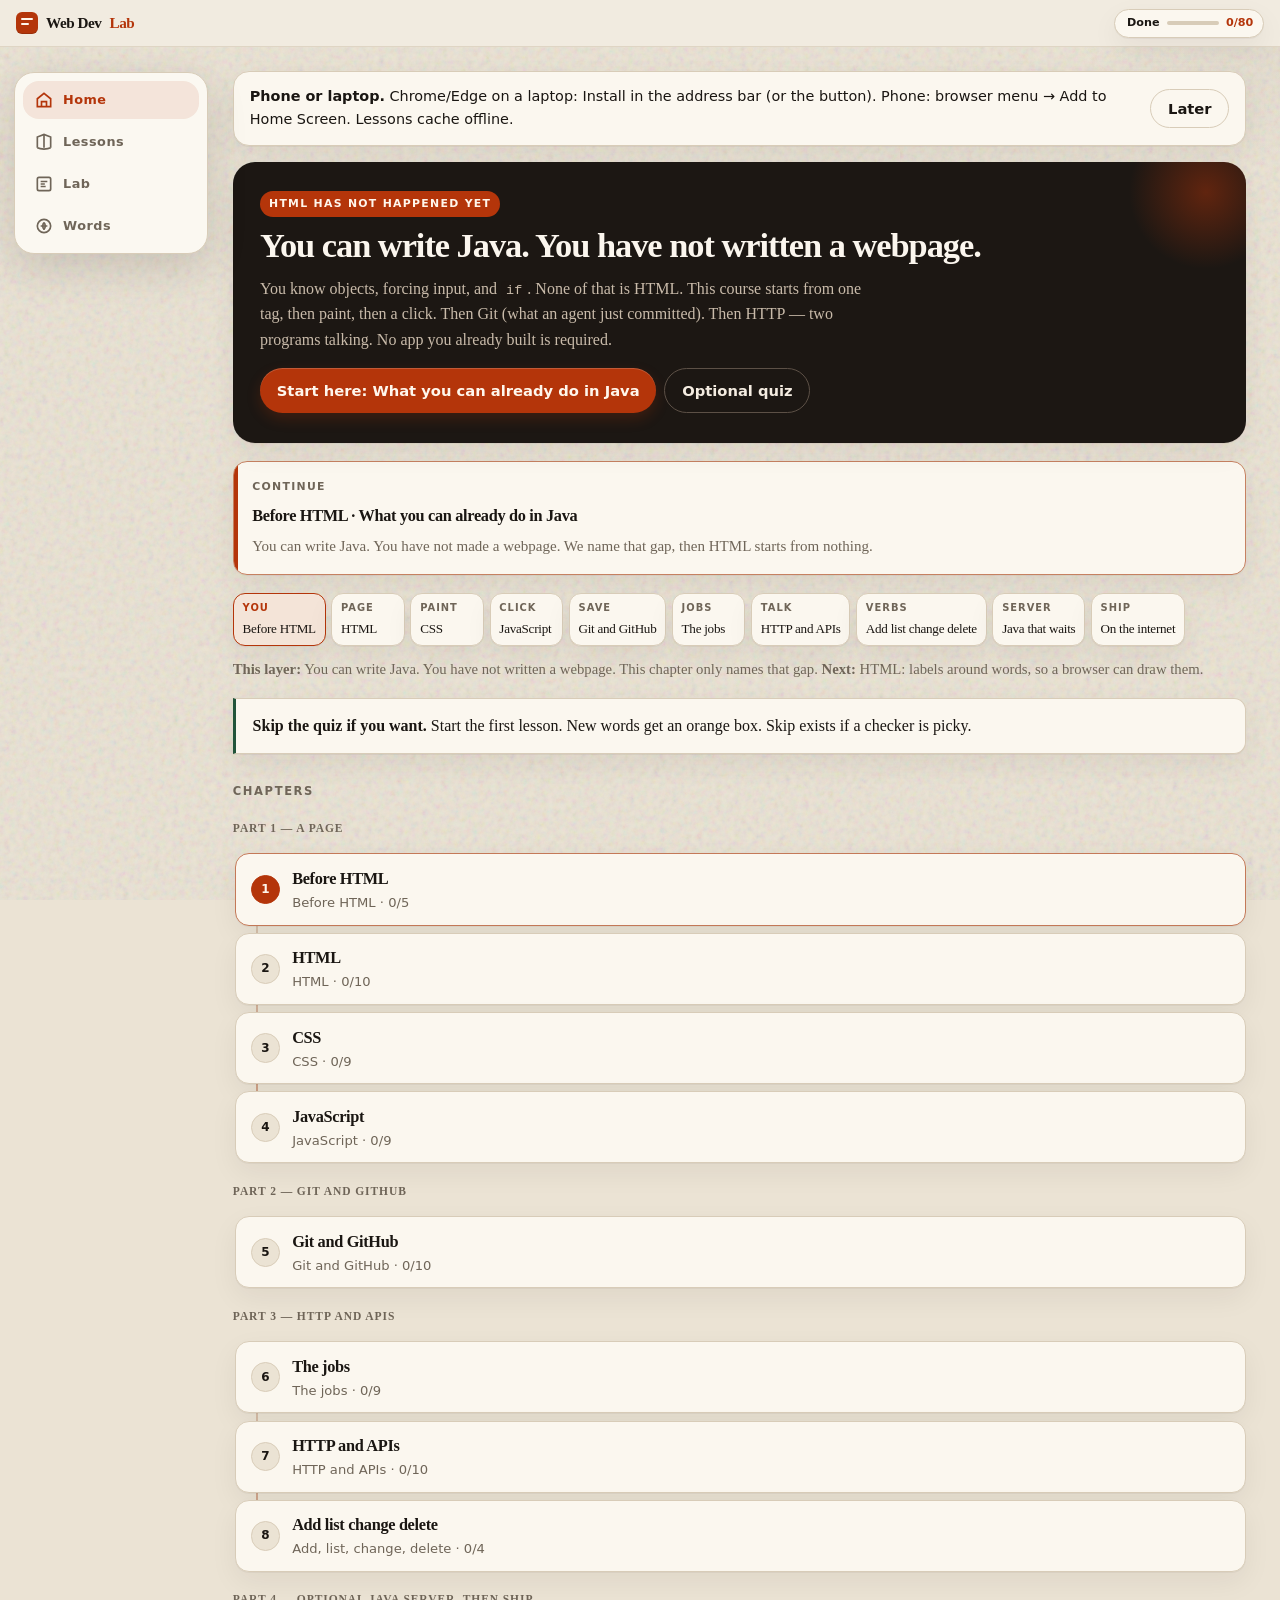
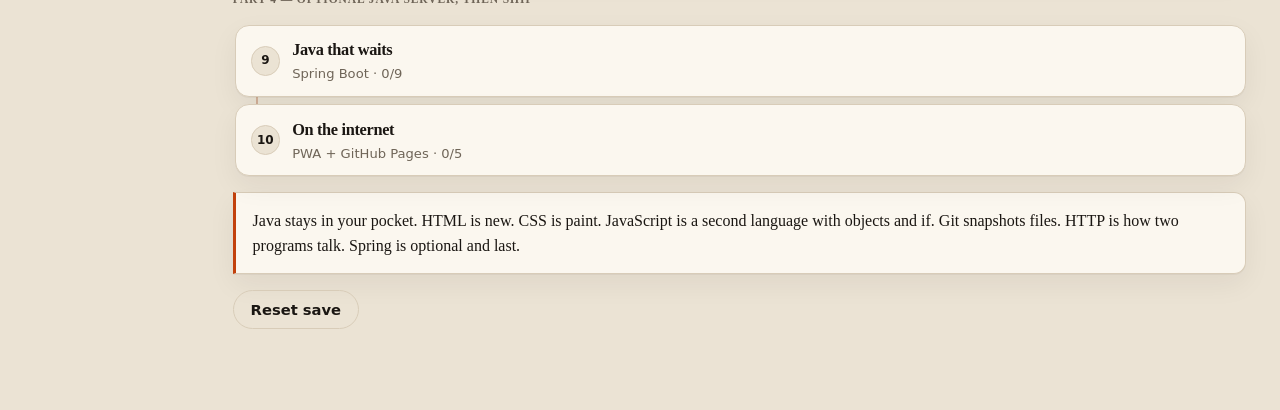
<file: index.html>
<!DOCTYPE html>
<html lang="en">
<head>
  <meta charset="UTF-8">
  <meta name="viewport" content="width=device-width, initial-scale=1, viewport-fit=cover">
  <meta name="theme-color" content="#1c1713">
  <meta name="apple-mobile-web-app-capable" content="yes">
  <meta name="apple-mobile-web-app-status-bar-style" content="default">
  <meta name="apple-mobile-web-app-title" content="Web Dev Lab">
  <meta name="description" content="You can write Java. You have not written HTML. Start from one tag, then paint, then a click.">
  <title>Web Dev Lab</title>
  <link rel="stylesheet" href="css/app.css">
  <link rel="manifest" href="manifest.webmanifest">
  <link rel="icon" href="icons/icon.svg" type="image/svg+xml">
  <link rel="apple-touch-icon" href="icons/icon-192.png">
</head>
<body>
  <div id="app"></div>
  <noscript><p class="wrap">This course needs JavaScript.</p></noscript>
  <script src="js/store.js"></script>
  <script src="js/game.js"></script>
  <script src="js/mock-api.js"></script>
  <script src="js/pipeline.js"></script>
  <script src="js/tracks/start.js"></script>
  <script src="js/tracks/html.js"></script>
  <script src="js/tracks/swe.js"></script>
  <script src="js/tracks/css.js"></script>
  <script src="js/tracks/js.js"></script>
  <script src="js/tracks/git.js"></script>
  <script src="js/tracks/http.js"></script>
  <script src="js/tracks/crud.js"></script>
  <script src="js/tracks/spring.js"></script>
  <script src="js/tracks/pwa.js"></script>
  <script src="js/check.js"></script>
  <script src="js/app.js"></script>
</body>
</html>
</file>
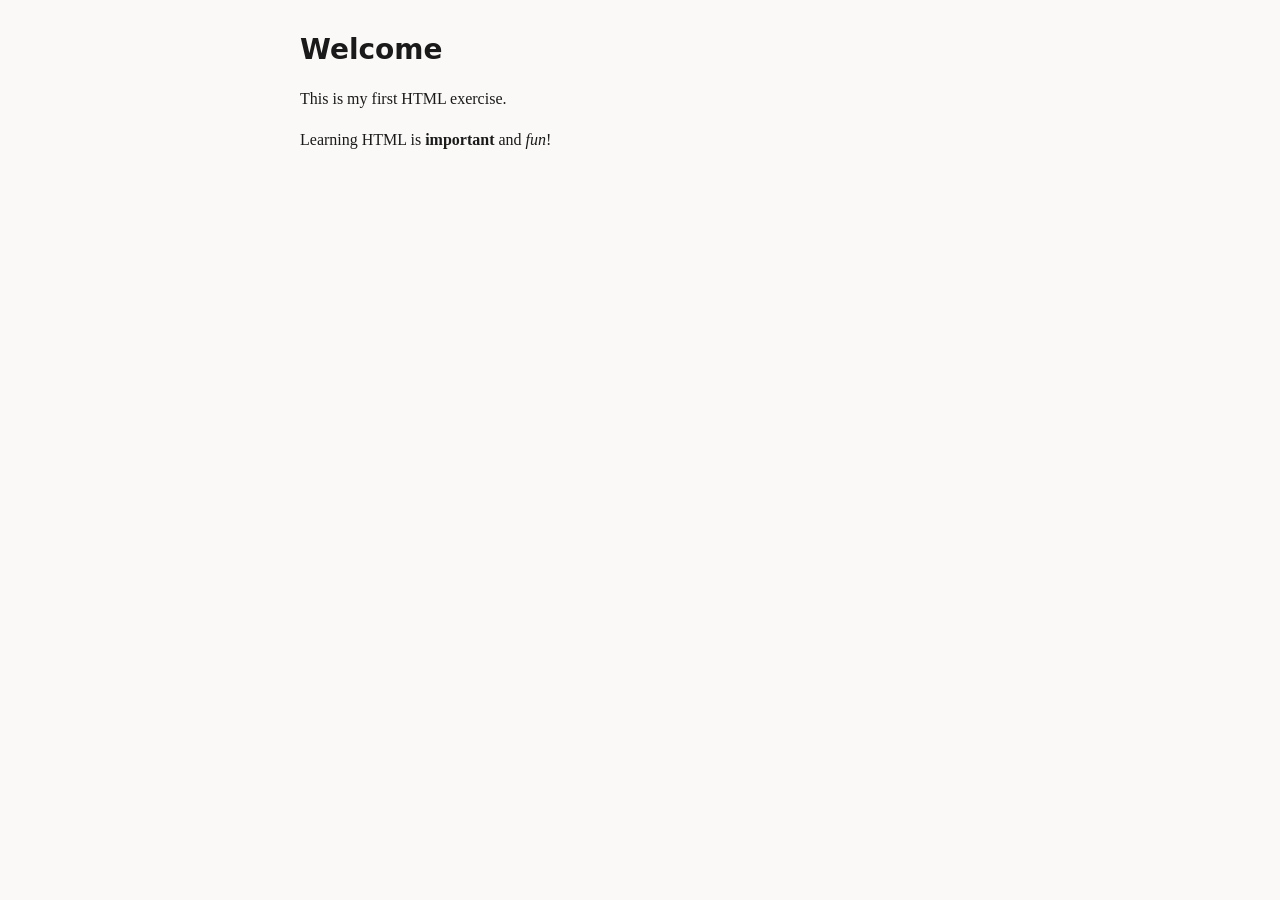
<file: exercises/01-tags-blanks.html>
<!DOCTYPE html>
<html lang="en">
<head>
  <meta charset="UTF-8">
  <title>Exercise 1 — Wrap text in tags</title>
  <link rel="stylesheet" href="../course.css">
</head>
<body>

  <!--
  ═══════════════════════════════════════════════════════════════
  EXERCISE 1 — Wrap text in tags
  Read Lesson 1 first: lessons/01-what-is-a-tag.html

  INSTRUCTIONS:
  Replace every ___ with the correct tag name (just the letters, no < >).
  Save this file, then open it in your browser and refresh.

  CHECKLIST — when done you should see:
  ☐ A big bold "Welcome" heading
  ☐ A regular paragraph saying "This is my first HTML exercise."
  ☐ The word "important" in bold
  ☐ The word "fun" in italic
  ═══════════════════════════════════════════════════════════════
  -->

  <h1>Welcome</h1>

  <p>This is my first HTML exercise.</p>

  <p>Learning HTML is <strong>important</strong> and <em>fun</em>!</p>

</body>
</html>
</file>
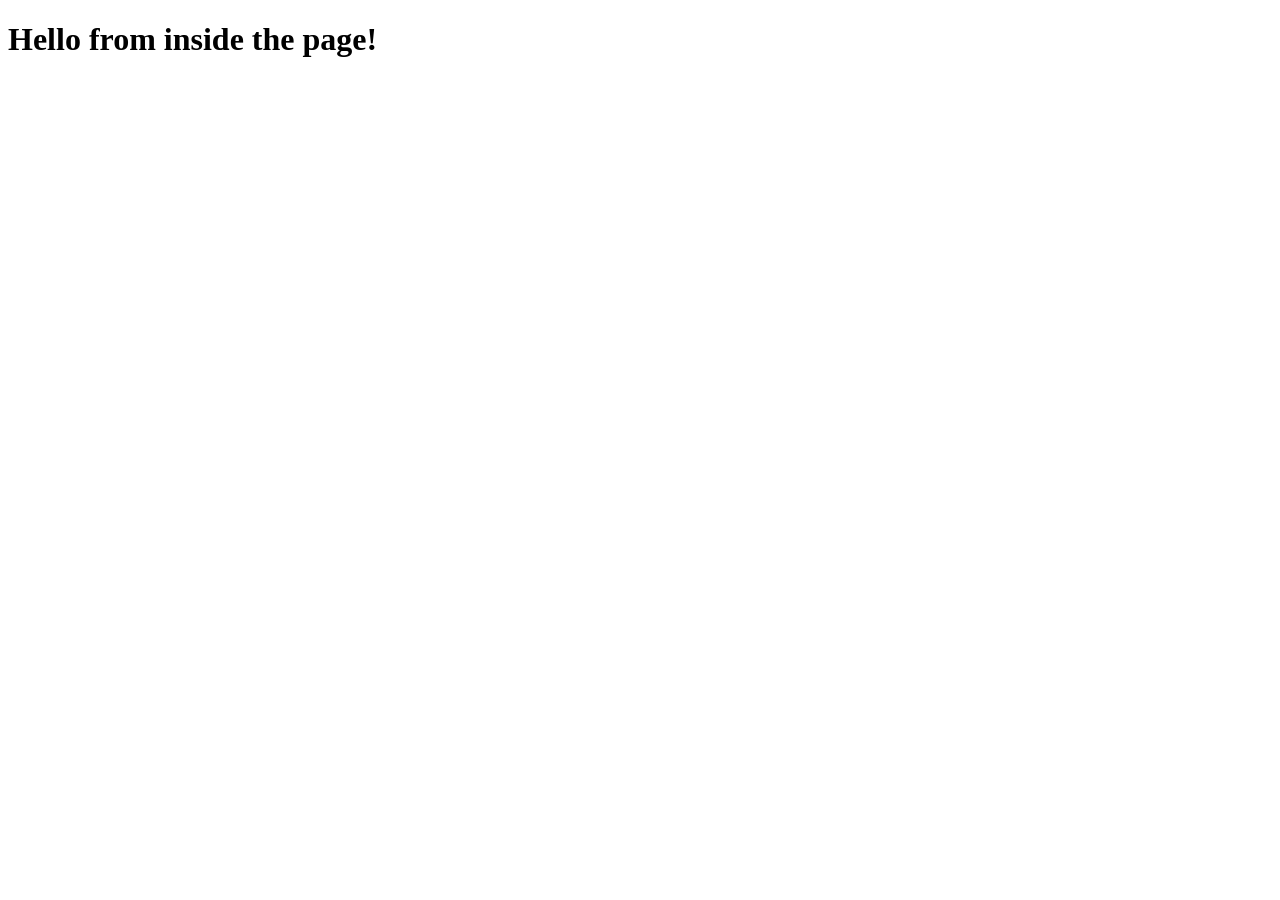
<file: exercises/02-skeleton-blanks.html>
<!DOCTYPE html>
<!-- EXERCISE 2: Replace each ___ below with the correct tag name -->

<html>
  <head>
    <title>My First Page</title>
  </head>
  <body>
    <h1>Hello from inside the page!</h1>
  </body>
</html>

<!--
INSTRUCTIONS:
Read Lesson 2 first: lessons/02-page-skeleton.html

Fill in the 7 blanks with tag names. Hints:
  - The outermost wrapper
  - Where invisible setup goes (contains title)
  - What shows in the browser tab
  - Where ALL visible content goes
  - The line at the very top of every HTML file is already done for you (DOCTYPE)

CHECKLIST:
  ☐ Browser tab says "My First Page"
  ☐ You see "Hello from inside the page!" on the page
-->
</file>
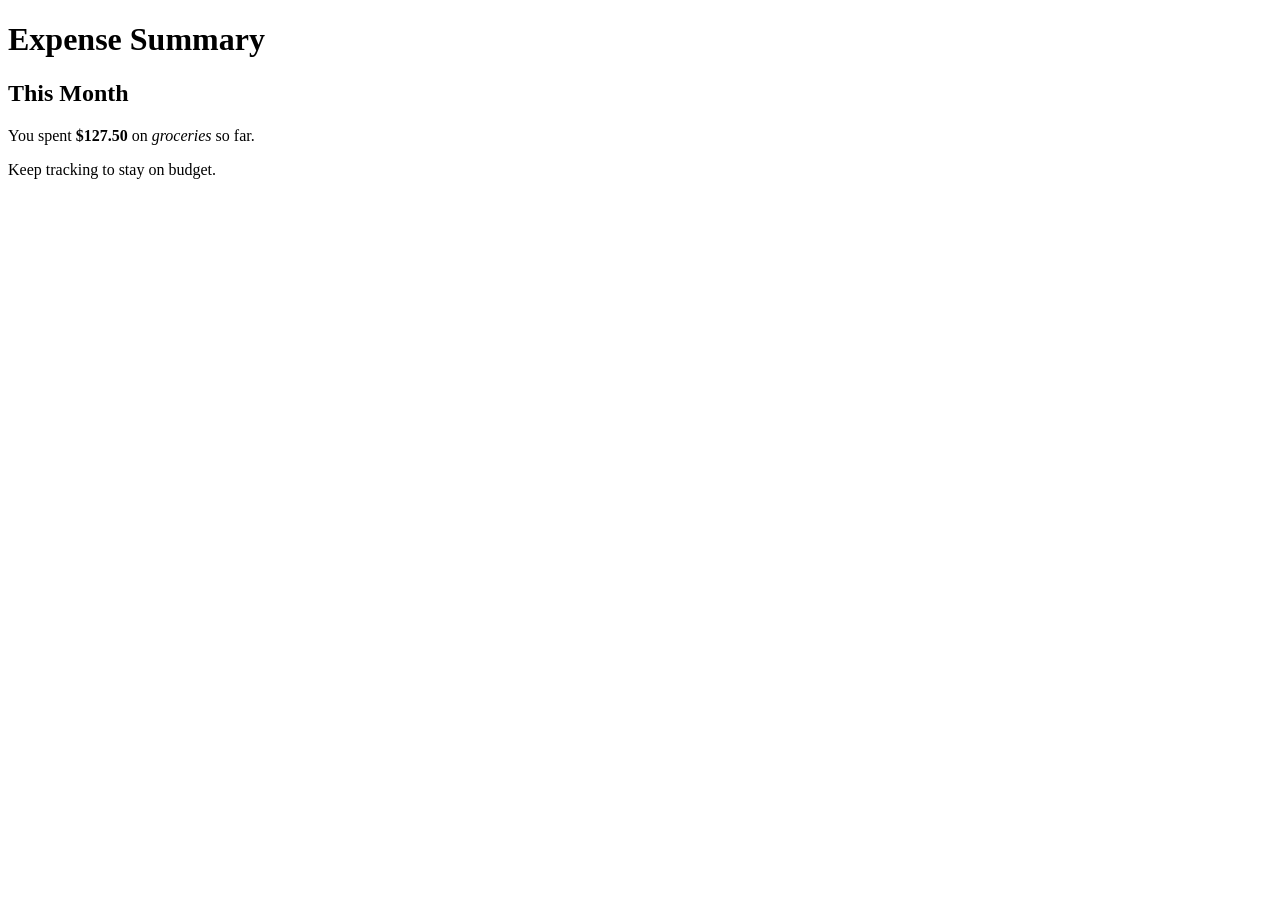
<file: exercises/03-headings-blanks.html>
<!DOCTYPE html>
<html lang="en">
<head>
  <meta charset="UTF-8">
  <title>Exercise 3 — Headings and paragraphs</title>
</head>
<body>

  <!--
  EXERCISE 3 — Headings and paragraphs
  Read Lesson 3 first: lessons/03-text-and-headings.html

  INSTRUCTIONS:
  Replace each ___ with the correct tag name.
  Save and refresh in browser.

  CHECKLIST:
  ☐ "Expense Summary" as the main page title (biggest heading)
  ☐ "This Month" as a section heading (second biggest)
  ☐ Two separate paragraphs (not one block)
  ☐ "$127.50" appears bold
  ☐ "groceries" appears italic
  -->

  <h1>Expense Summary</h1>

  <h2>This Month</h2>

  <p>You spent <strong>$127.50</strong> on <em>groceries</em> so far.</p>

  <p>Keep tracking to stay on budget.</p>

</body>
</html>
</file>
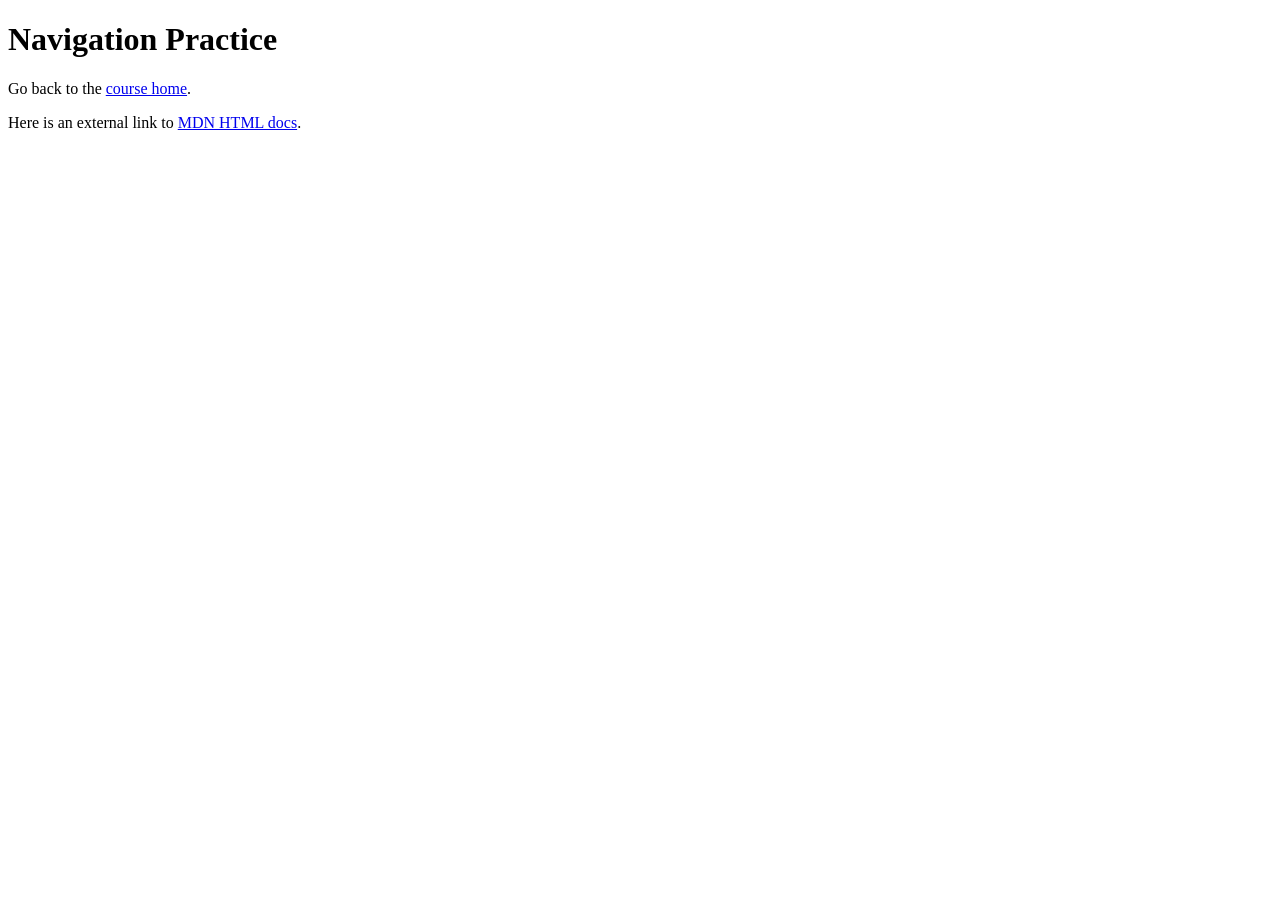
<file: exercises/04-links-blanks.html>
<!DOCTYPE html>
<html lang="en">
<head>
  <meta charset="UTF-8">
  <title>Exercise 4 — Add a link</title>
</head>
<body>

  <!--
  EXERCISE 4 — Add a link
  Read Lesson 4 first: lessons/04-links.html

  INSTRUCTIONS:
  1. Replace ___ with the correct tag name (hint: "anchor")
  2. Replace LINK_URL with the path to the course home page: ../index.html
  3. Save and refresh

  CHECKLIST:
  ☐ "course home" is blue and clickable
  ☐ Clicking it takes you back to the course index
  -->

  <h1>Navigation Practice</h1>

  <p>Go back to the <a href="frontend/index.html">course home</a>.</p>

  <p>Here is an external link to
    <a href="https://developer.mozilla.org/en-US/docs/Web/HTML">MDN HTML docs</a>.
  </p>

</body>
</html>
</file>
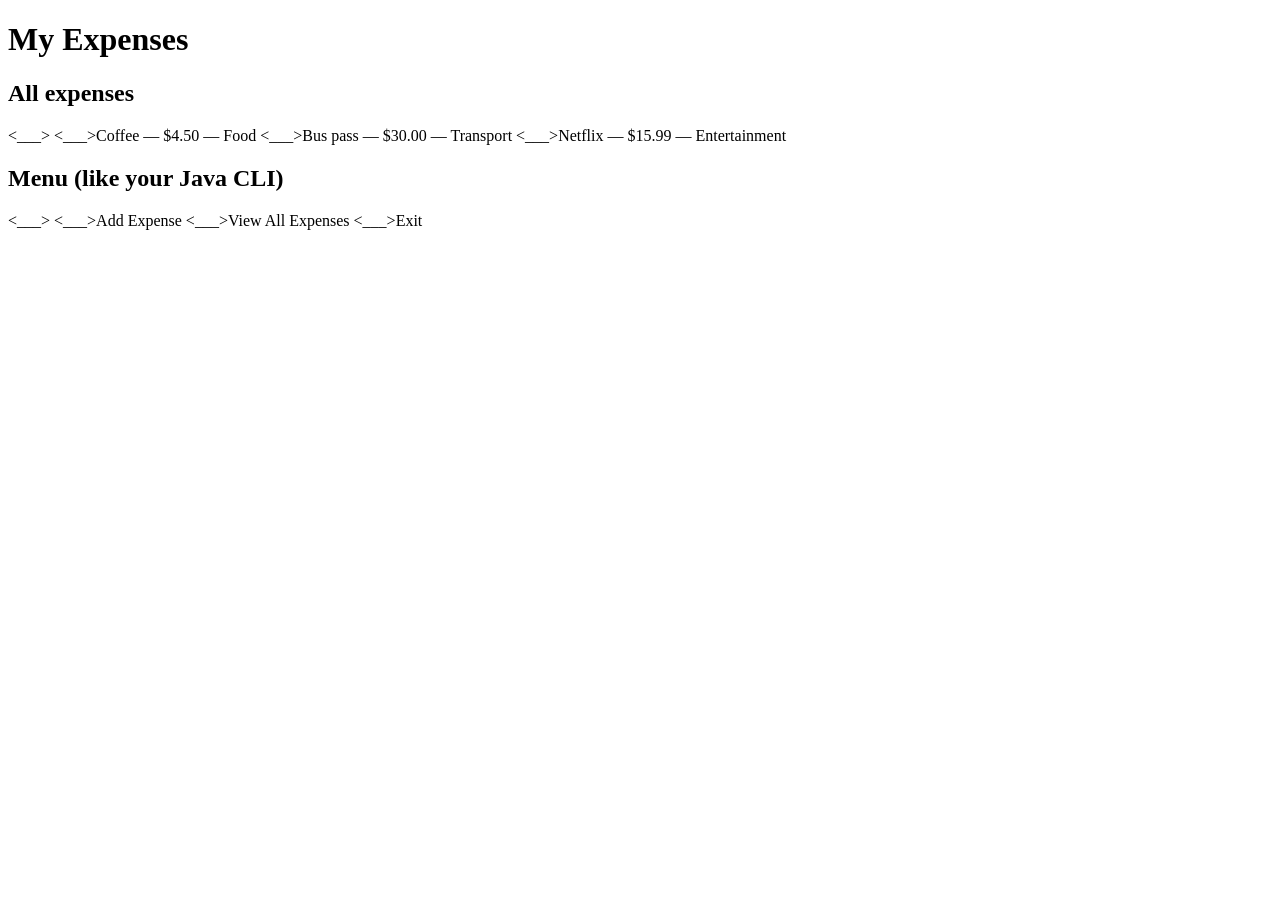
<file: exercises/05-lists-blanks.html>
<!DOCTYPE html>
<html lang="en">
<head>
  <meta charset="UTF-8">
  <title>Exercise 5 — Build a list</title>
</head>
<body>

  <!--
  EXERCISE 5 — Build a list
  Read Lesson 5 first: lessons/05-lists.html

  INSTRUCTIONS:
  Replace each ___ with the correct tag name.
  Save and refresh.

  CHECKLIST:
  ☐ First section has a BULLETED list with 3 expenses
  ☐ Second section has a NUMBERED list (menu items 1, 2, 3)
  ☐ Each expense is its own list item
  -->

  <h1>My Expenses</h1>

  <h2>All expenses</h2>
  <___>
    <___>Coffee — $4.50 — Food</___>
    <___>Bus pass — $30.00 — Transport</___>
    <___>Netflix — $15.99 — Entertainment</___>
  </___>

  <h2>Menu (like your Java CLI)</h2>
  <___>
    <___>Add Expense</___>
    <___>View All Expenses</___>
    <___>Exit</___>
  </___>

</body>
</html>
</file>
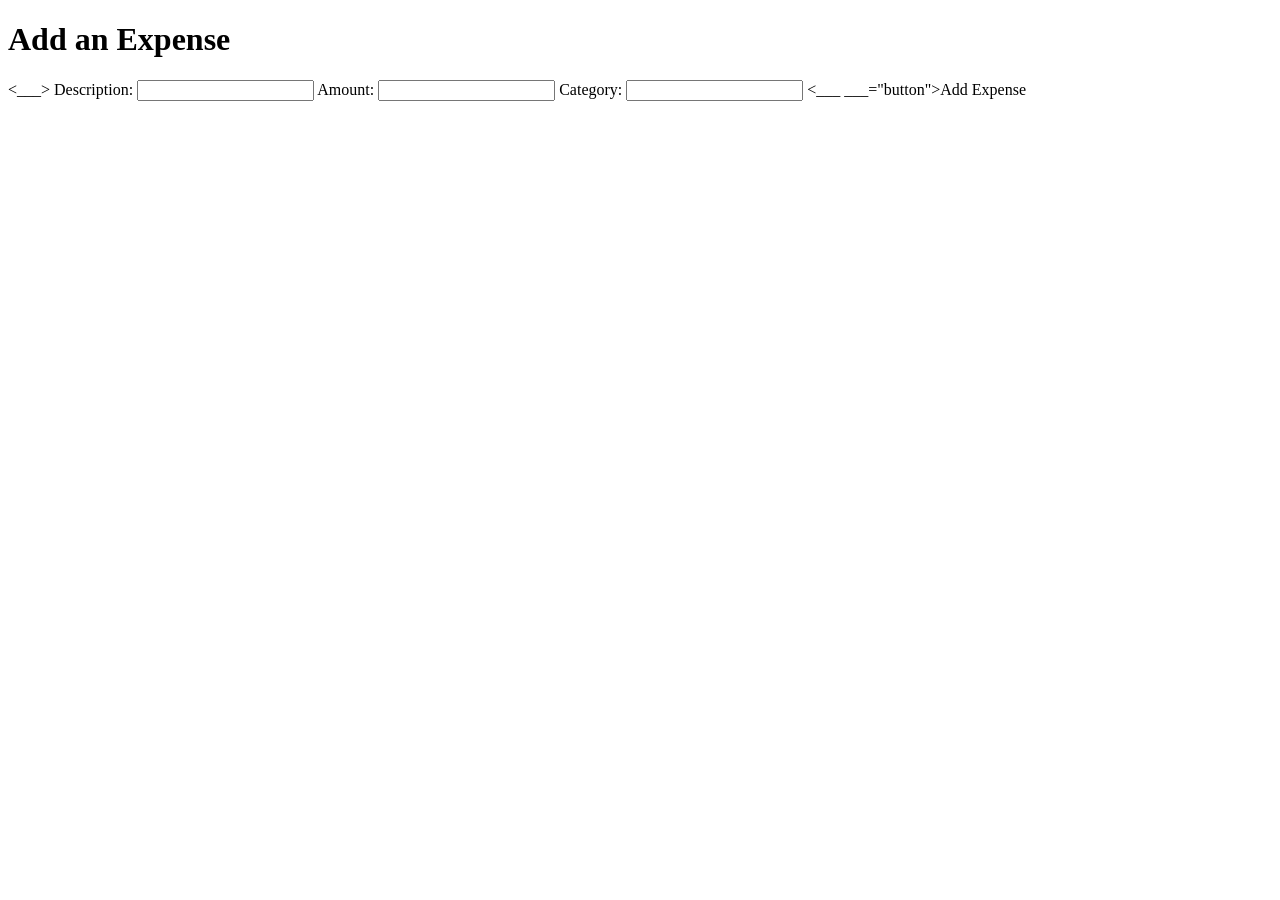
<file: exercises/06-form-blanks.html>
<!DOCTYPE html>
<html lang="en">
<head>
  <meta charset="UTF-8">
  <title>Exercise 6 — Build a form</title>
</head>
<body>

  <!--
  EXERCISE 6 — Build a form
  Read Lesson 6 first: lessons/06-forms.html

  INSTRUCTIONS:
  Replace each ___ with the correct tag name or attribute value.
  Save and refresh.

  CHECKLIST:
  ☐ Three input boxes appear (description, amount, category)
  ☐ Amount box only accepts numbers (try typing letters — they won't work)
  ☐ Gray placeholder text shows in empty boxes
  ☐ "Add Expense" button appears
  ☐ Clicking the button does nothing yet — that's correct!
  -->

  <h1>Add an Expense</h1>

  <___>
    <label for="desc">Description:</label>
    <input id="desc" ___="text" ___="e.g. Coffee">

    <label for="amt">Amount:</label>
    <input id="amt" ___="number" ___="0.00">

    <label for="cat">Category:</label>
    <input id="cat" ___="text" ___="e.g. Food">

    <___ ___="button">Add Expense</___>
  </___>

  <!--
  HINTS for the blanks above:
  - First ___ on each input line is an attribute name (what kind of input?)
  - Second ___ on each input line is an attribute name (gray hint text?)
  - The button needs a tag name and type="???"
  -->

</body>
</html>
</file>
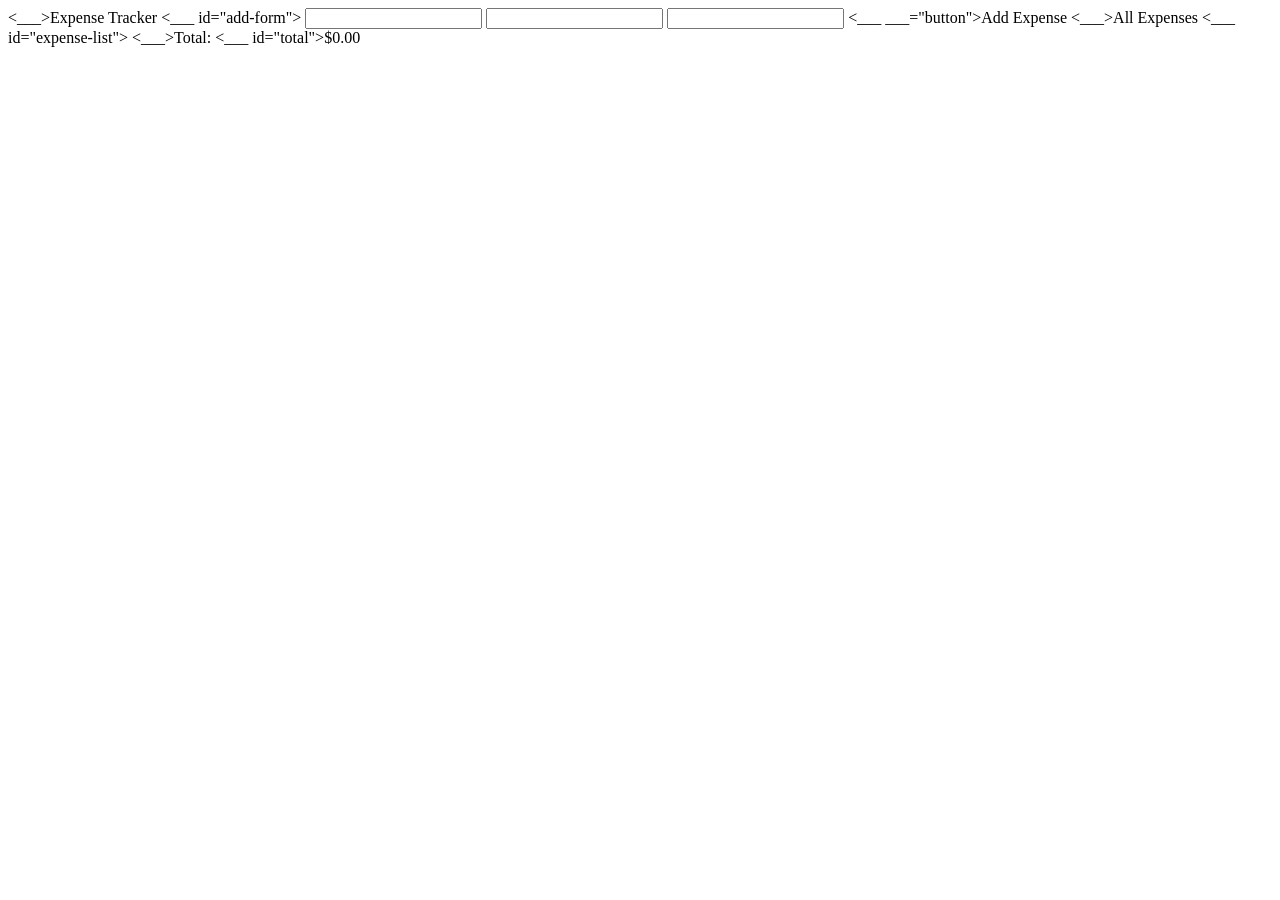
<file: exercises/07-expense-page-blanks.html>
<!DOCTYPE html>
<html lang="en">
<head>
  <meta charset="UTF-8">
  <title>Exercise 7 — Expense Tracker Page</title>
</head>
<body>

  <!--
  ═══════════════════════════════════════════════════════════════
  EXERCISE 7 — FINAL PROJECT
  Read Lesson 7 first: lessons/07-attributes.html

  Build the full expense tracker page structure.
  Replace every ___ with the correct tag name or attribute value.

  CHECKLIST — when done you should see:
  ☐ Browser tab: "Expense Tracker"
  ☐ Big title "Expense Tracker"
  ☐ Form with 3 inputs + "Add Expense" button
  ☐ "All Expenses" section heading
  ☐ Empty bullet list (no items yet — that's fine)
  ☐ "Total: $0.00" at the bottom with $0.00 in bold
  ☐ Button still does nothing — we'll fix that with JavaScript later
  ═══════════════════════════════════════════════════════════════
  -->

  <___>Expense Tracker</___>

  <___ id="add-form">
    <input id="description" ___="text" ___="Description">
    <input id="amount" ___="number" ___="Amount">
    <input id="category" ___="text" ___="Category">
    <___ ___="button">Add Expense</___>
  </___>

  <___>All Expenses</___>

  <___ id="expense-list">
    <!-- Empty for now — JavaScript will fill this later -->
  </___>

  <___>Total: <___ id="total">$0.00</___></___>

</body>
</html>

<!--
ANSWER KEY (only peek if truly stuck):

Line 1 heading: h1
Form wrapper: form
Input attributes: type, placeholder (x3)
Button: button, type="button"
Section heading: h2
List: ul
Total paragraph: p, strong
-->
</file>
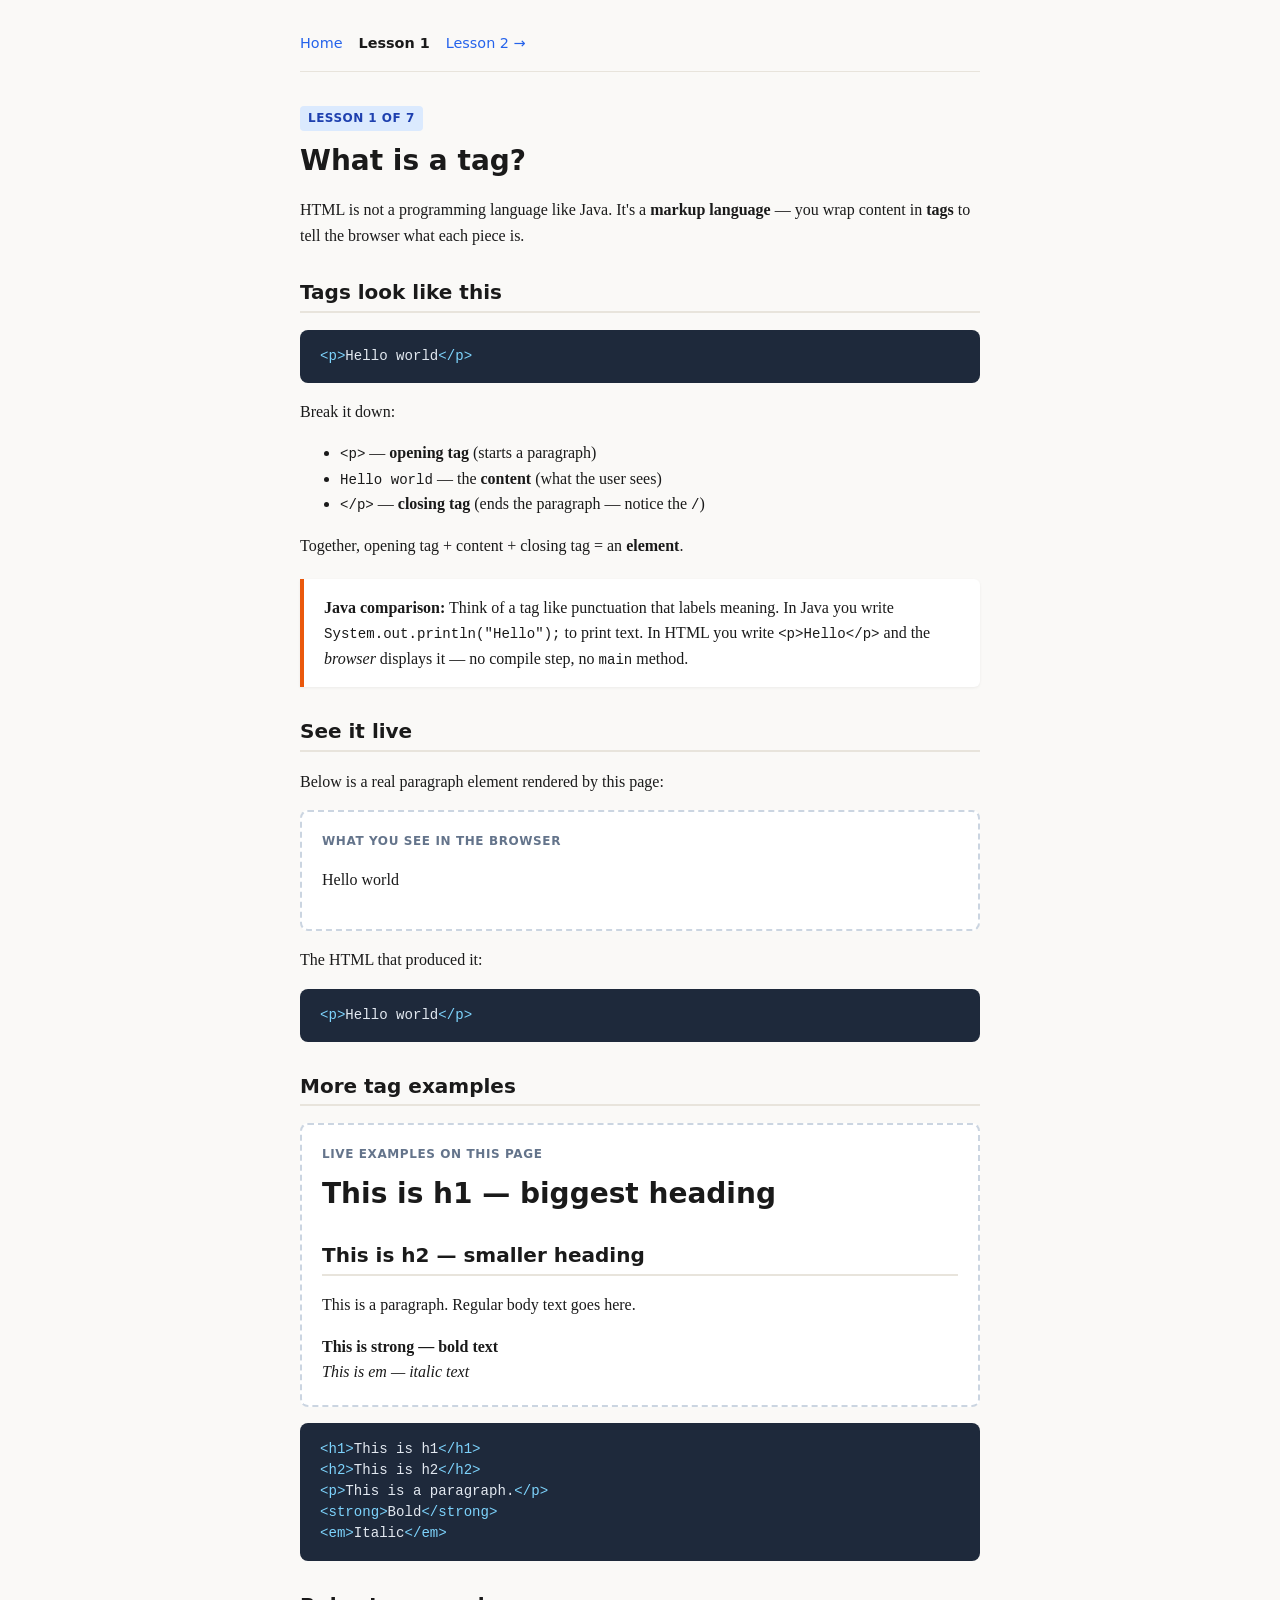
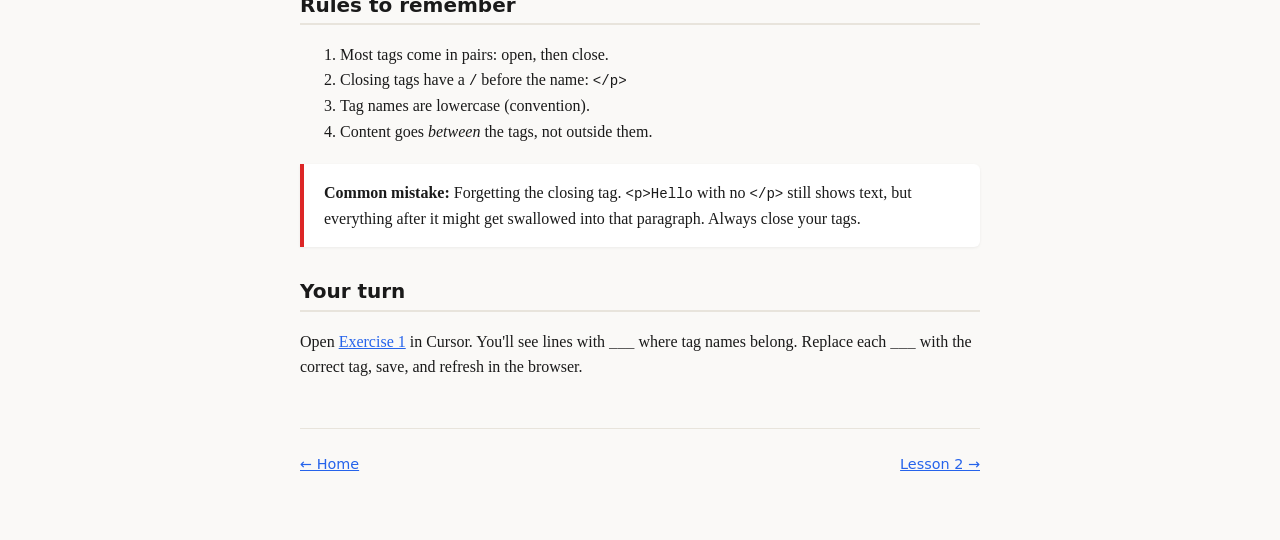
<file: lessons/01-what-is-a-tag.html>
<!DOCTYPE html>
<html lang="en">
<head>
  <meta charset="UTF-8">
  <meta name="viewport" content="width=device-width, initial-scale=1.0">
  <title>Lesson 1 — What is a tag?</title>
  <link rel="stylesheet" href="../course.css">
</head>
<body>

  <nav class="course-nav">
    <a href="../index.html">Home</a>
    <a href="01-what-is-a-tag.html" class="current">Lesson 1</a>
    <a href="02-page-skeleton.html">Lesson 2 →</a>
  </nav>

  <span class="badge">Lesson 1 of 7</span>
  <h1>What is a tag?</h1>

  <p>
    HTML is not a programming language like Java. It's a <strong>markup language</strong> —
    you wrap content in <strong>tags</strong> to tell the browser what each piece is.
  </p>

  <h2>Tags look like this</h2>

<pre><span class="tag">&lt;p&gt;</span><span class="text">Hello world</span><span class="tag">&lt;/p&gt;</span></pre>

  <p>Break it down:</p>
  <ul>
    <li><code>&lt;p&gt;</code> — <strong>opening tag</strong> (starts a paragraph)</li>
    <li><code>Hello world</code> — the <strong>content</strong> (what the user sees)</li>
    <li><code>&lt;/p&gt;</code> — <strong>closing tag</strong> (ends the paragraph — notice the <code>/</code>)</li>
  </ul>

  <p>Together, opening tag + content + closing tag = an <strong>element</strong>.</p>

  <div class="callout java">
    <strong>Java comparison:</strong> Think of a tag like punctuation that labels meaning.
    In Java you write <code>System.out.println("Hello");</code> to print text.
    In HTML you write <code>&lt;p&gt;Hello&lt;/p&gt;</code> and the <em>browser</em> displays it —
    no compile step, no <code>main</code> method.
  </div>

  <h2>See it live</h2>
  <p>Below is a real paragraph element rendered by this page:</p>

  <div class="demo-box">
    <div class="demo-box-label">What you see in the browser</div>
    <p>Hello world</p>
  </div>

  <p>The HTML that produced it:</p>

<pre><span class="tag">&lt;p&gt;</span><span class="text">Hello world</span><span class="tag">&lt;/p&gt;</span></pre>

  <h2>More tag examples</h2>

  <div class="demo-box">
    <div class="demo-box-label">Live examples on this page</div>
    <h1>This is h1 — biggest heading</h1>
    <h2>This is h2 — smaller heading</h2>
    <p>This is a paragraph. Regular body text goes here.</p>
    <strong>This is strong — bold text</strong><br>
    <em>This is em — italic text</em>
  </div>

<pre><span class="tag">&lt;h1&gt;</span><span class="text">This is h1</span><span class="tag">&lt;/h1&gt;</span>
<span class="tag">&lt;h2&gt;</span><span class="text">This is h2</span><span class="tag">&lt;/h2&gt;</span>
<span class="tag">&lt;p&gt;</span><span class="text">This is a paragraph.</span><span class="tag">&lt;/p&gt;</span>
<span class="tag">&lt;strong&gt;</span><span class="text">Bold</span><span class="tag">&lt;/strong&gt;</span>
<span class="tag">&lt;em&gt;</span><span class="text">Italic</span><span class="tag">&lt;/em&gt;</span></pre>

  <h2>Rules to remember</h2>
  <ol>
    <li>Most tags come in pairs: open, then close.</li>
    <li>Closing tags have a <code>/</code> before the name: <code>&lt;/p&gt;</code></li>
    <li>Tag names are lowercase (convention).</li>
    <li>Content goes <em>between</em> the tags, not outside them.</li>
  </ol>

  <div class="callout warn">
    <strong>Common mistake:</strong> Forgetting the closing tag.
    <code>&lt;p&gt;Hello</code> with no <code>&lt;/p&gt;</code> still shows text, but everything
    after it might get swallowed into that paragraph. Always close your tags.
  </div>

  <h2>Your turn</h2>
  <p>
    Open <a href="../exercises/01-tags-blanks.html">Exercise 1</a> in Cursor.
    You'll see lines with <code>___</code> where tag names belong. Replace each
    <code>___</code> with the correct tag, save, and refresh in the browser.
  </p>

  <footer class="course-footer">
    <a href="../index.html">← Home</a>
    <a href="02-page-skeleton.html">Lesson 2 →</a>
  </footer>

</body>
</html>
</file>
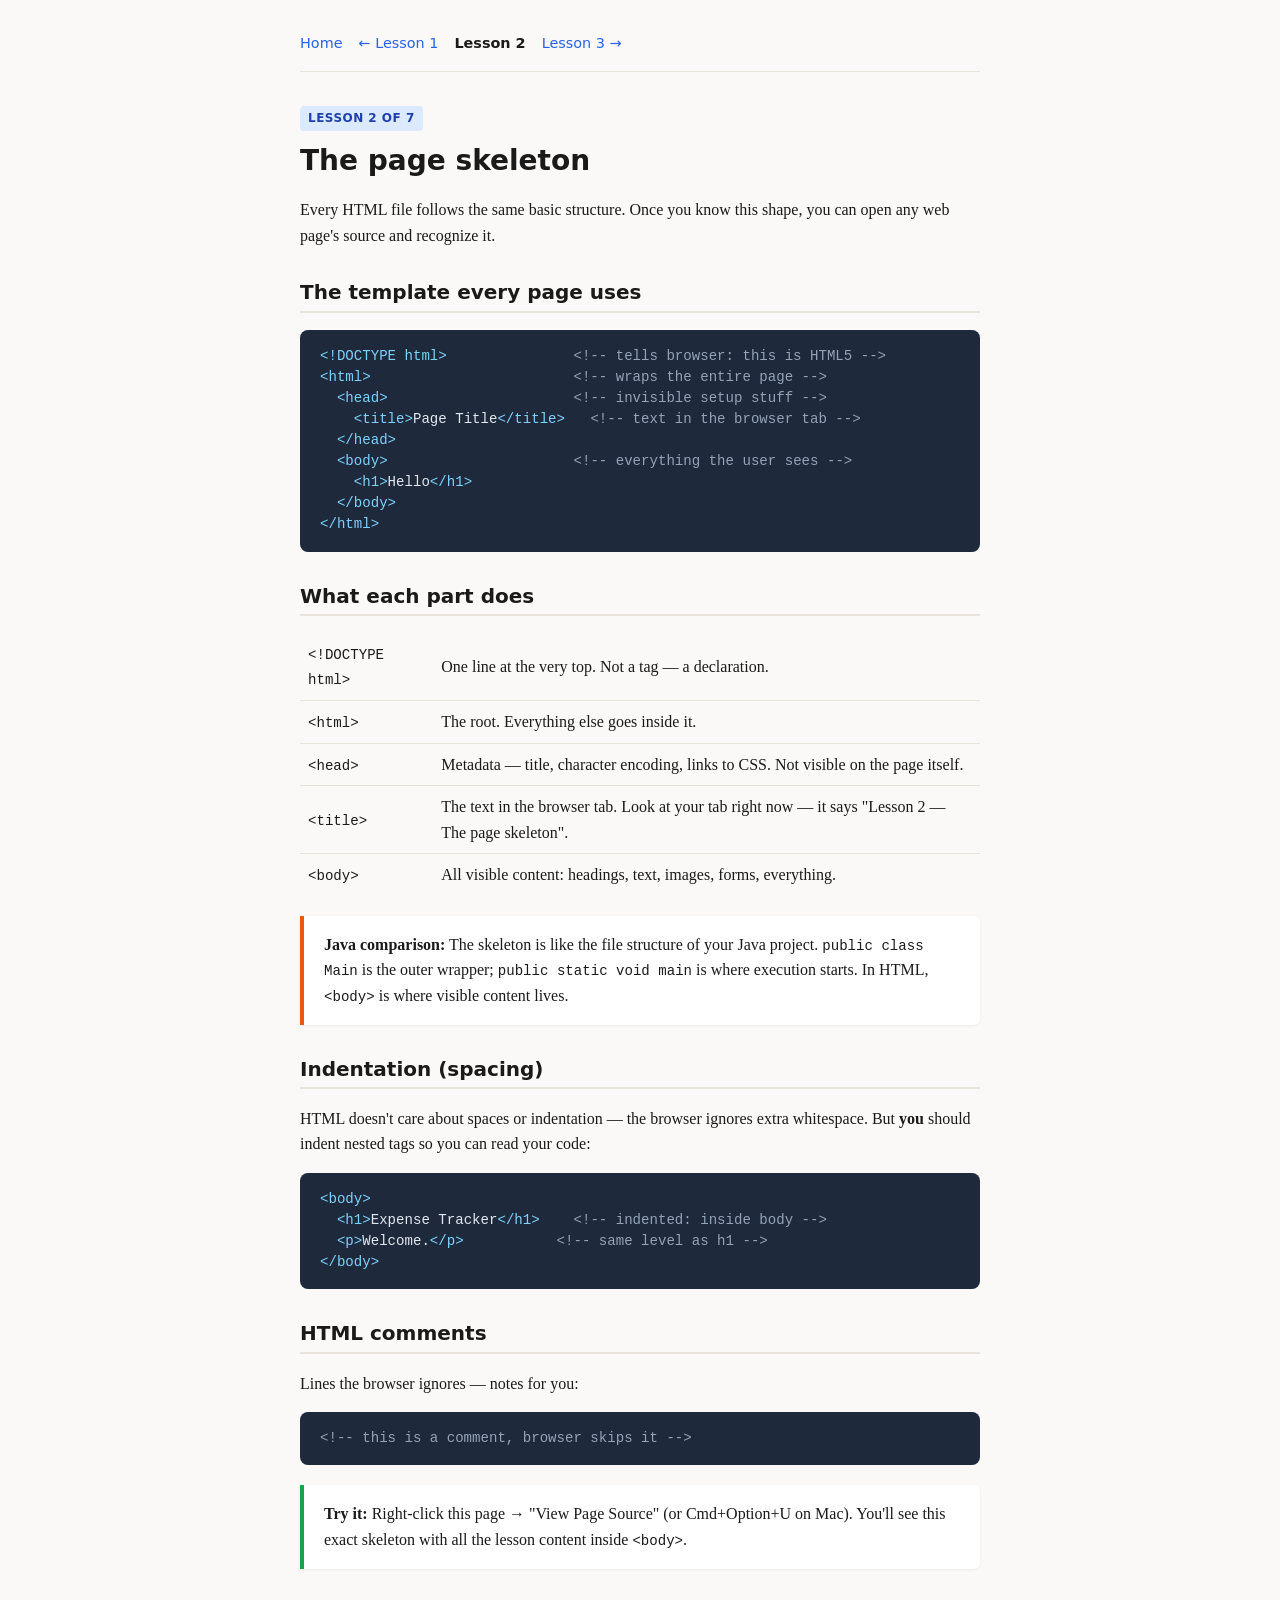
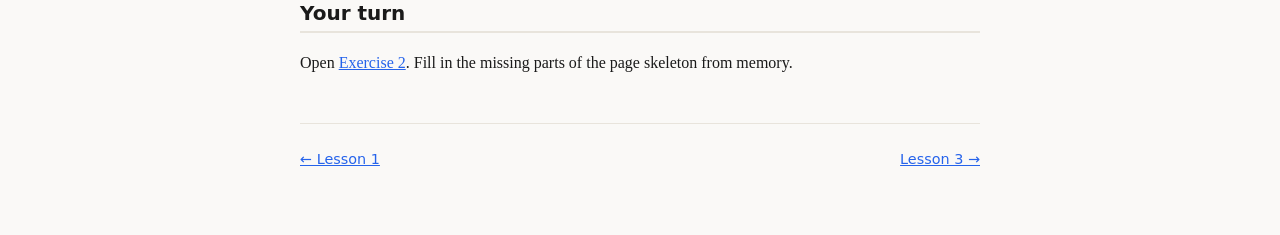
<file: lessons/02-page-skeleton.html>
<!DOCTYPE html>
<html lang="en">
<head>
  <meta charset="UTF-8">
  <meta name="viewport" content="width=device-width, initial-scale=1.0">
  <title>Lesson 2 — The page skeleton</title>
  <link rel="stylesheet" href="../course.css">
</head>
<body>

  <nav class="course-nav">
    <a href="../index.html">Home</a>
    <a href="01-what-is-a-tag.html">← Lesson 1</a>
    <a href="02-page-skeleton.html" class="current">Lesson 2</a>
    <a href="03-text-and-headings.html">Lesson 3 →</a>
  </nav>

  <span class="badge">Lesson 2 of 7</span>
  <h1>The page skeleton</h1>

  <p>
    Every HTML file follows the same basic structure. Once you know this shape,
    you can open any web page's source and recognize it.
  </p>

  <h2>The template every page uses</h2>

<pre><span class="tag">&lt;!DOCTYPE html&gt;</span>               <span class="comment">&lt;!-- tells browser: this is HTML5 --&gt;</span>
<span class="tag">&lt;html&gt;</span>                        <span class="comment">&lt;!-- wraps the entire page --&gt;</span>
  <span class="tag">&lt;head&gt;</span>                      <span class="comment">&lt;!-- invisible setup stuff --&gt;</span>
    <span class="tag">&lt;title&gt;</span><span class="text">Page Title</span><span class="tag">&lt;/title&gt;</span>   <span class="comment">&lt;!-- text in the browser tab --&gt;</span>
  <span class="tag">&lt;/head&gt;</span>
  <span class="tag">&lt;body&gt;</span>                      <span class="comment">&lt;!-- everything the user sees --&gt;</span>
    <span class="tag">&lt;h1&gt;</span><span class="text">Hello</span><span class="tag">&lt;/h1&gt;</span>
  <span class="tag">&lt;/body&gt;</span>
<span class="tag">&lt;/html&gt;</span></pre>

  <h2>What each part does</h2>

  <table style="width:100%; border-collapse: collapse; margin: 1rem 0;">
    <tr style="border-bottom: 1px solid #e8e4dc;">
      <td style="padding: 0.5rem;"><code>&lt;!DOCTYPE html&gt;</code></td>
      <td style="padding: 0.5rem;">One line at the very top. Not a tag — a declaration.</td>
    </tr>
    <tr style="border-bottom: 1px solid #e8e4dc;">
      <td style="padding: 0.5rem;"><code>&lt;html&gt;</code></td>
      <td style="padding: 0.5rem;">The root. Everything else goes inside it.</td>
    </tr>
    <tr style="border-bottom: 1px solid #e8e4dc;">
      <td style="padding: 0.5rem;"><code>&lt;head&gt;</code></td>
      <td style="padding: 0.5rem;">Metadata — title, character encoding, links to CSS. Not visible on the page itself.</td>
    </tr>
    <tr style="border-bottom: 1px solid #e8e4dc;">
      <td style="padding: 0.5rem;"><code>&lt;title&gt;</code></td>
      <td style="padding: 0.5rem;">The text in the browser tab. Look at your tab right now — it says "Lesson 2 — The page skeleton".</td>
    </tr>
    <tr>
      <td style="padding: 0.5rem;"><code>&lt;body&gt;</code></td>
      <td style="padding: 0.5rem;">All visible content: headings, text, images, forms, everything.</td>
    </tr>
  </table>

  <div class="callout java">
    <strong>Java comparison:</strong> The skeleton is like the file structure of your Java project.
    <code>public class Main</code> is the outer wrapper;
    <code>public static void main</code> is where execution starts.
    In HTML, <code>&lt;body&gt;</code> is where visible content lives.
  </div>

  <h2>Indentation (spacing)</h2>
  <p>
    HTML doesn't care about spaces or indentation — the browser ignores extra whitespace.
    But <strong>you</strong> should indent nested tags so you can read your code:
  </p>

<pre><span class="tag">&lt;body&gt;</span>
  <span class="tag">&lt;h1&gt;</span><span class="text">Expense Tracker</span><span class="tag">&lt;/h1&gt;</span>    <span class="comment">&lt;!-- indented: inside body --&gt;</span>
  <span class="tag">&lt;p&gt;</span><span class="text">Welcome.</span><span class="tag">&lt;/p&gt;</span>           <span class="comment">&lt;!-- same level as h1 --&gt;</span>
<span class="tag">&lt;/body&gt;</span></pre>

  <h2>HTML comments</h2>
  <p>Lines the browser ignores — notes for you:</p>

<pre><span class="comment">&lt;!-- this is a comment, browser skips it --&gt;</span></pre>

  <div class="callout tip">
    <strong>Try it:</strong> Right-click this page → "View Page Source" (or Cmd+Option+U on Mac).
    You'll see this exact skeleton with all the lesson content inside <code>&lt;body&gt;</code>.
  </div>

  <h2>Your turn</h2>
  <p>
    Open <a href="../exercises/02-skeleton-blanks.html">Exercise 2</a>.
    Fill in the missing parts of the page skeleton from memory.
  </p>

  <footer class="course-footer">
    <a href="01-what-is-a-tag.html">← Lesson 1</a>
    <a href="03-text-and-headings.html">Lesson 3 →</a>
  </footer>

</body>
</html>
</file>
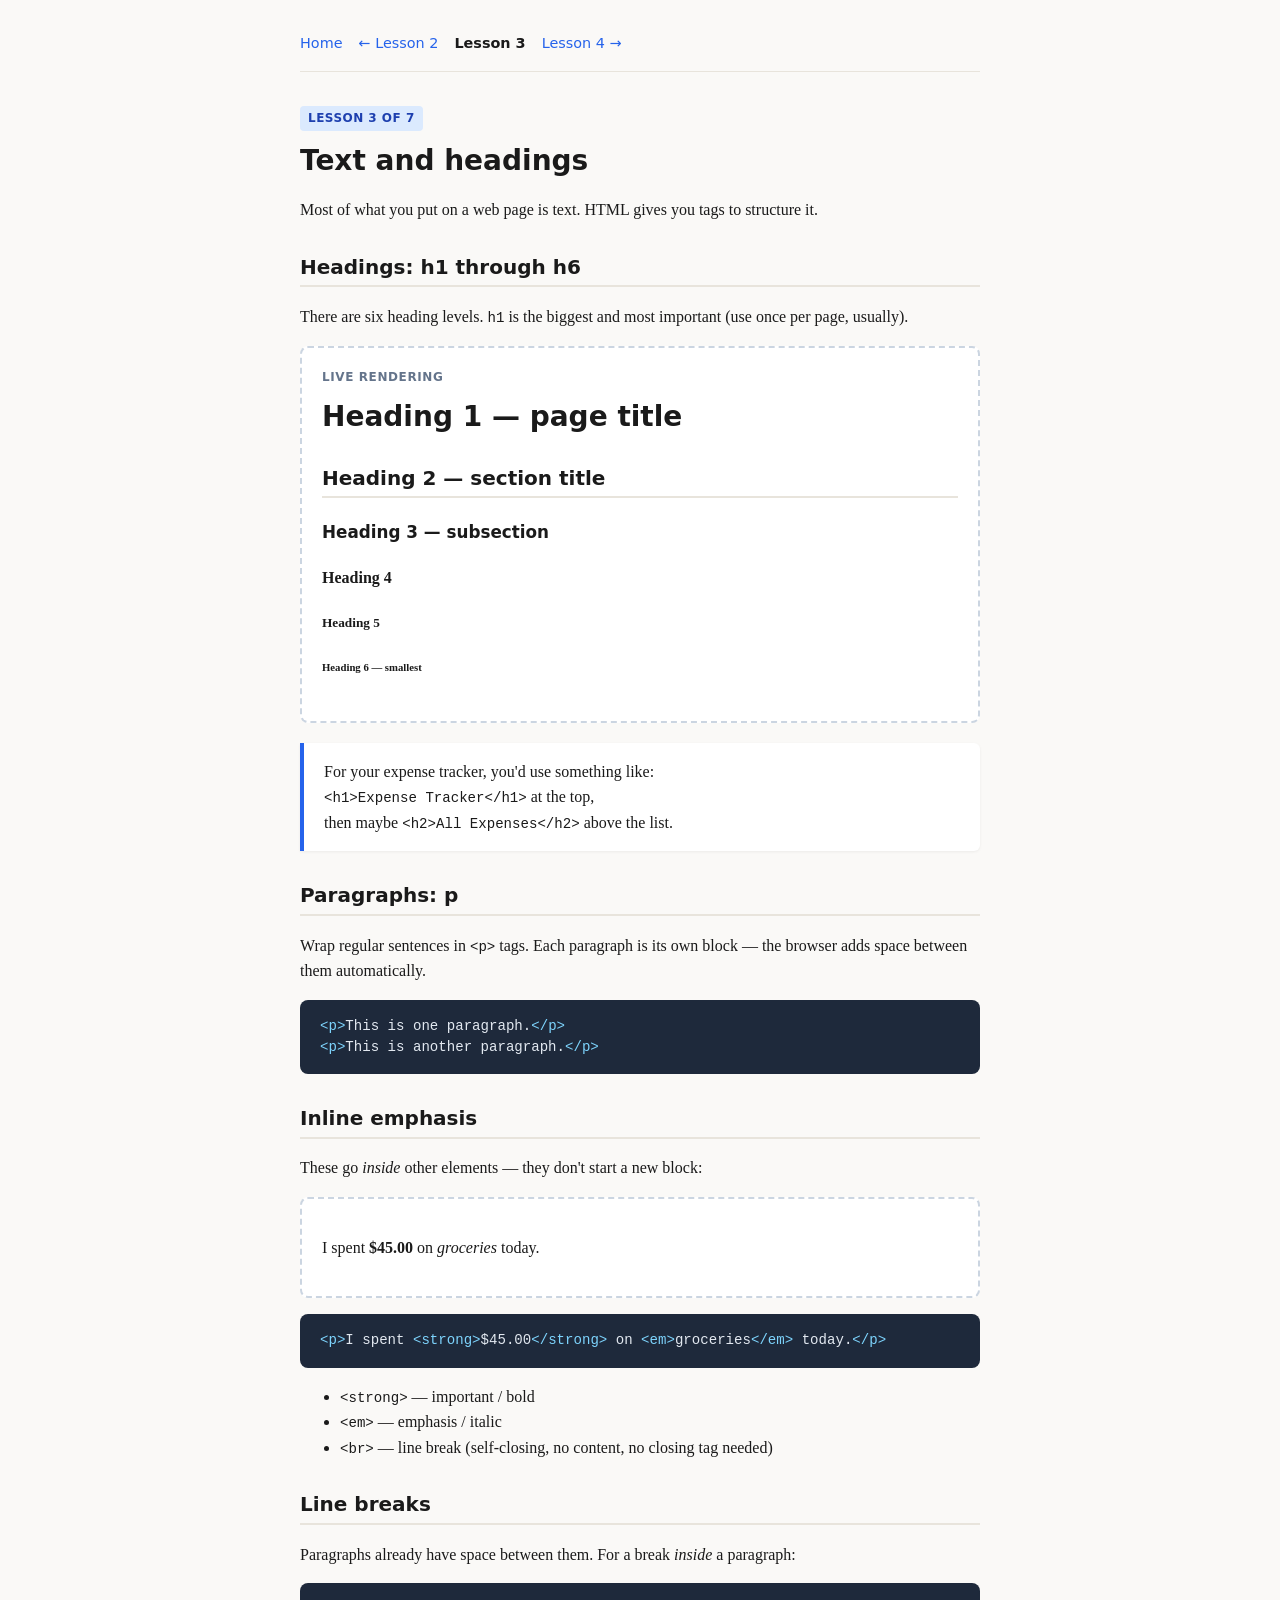
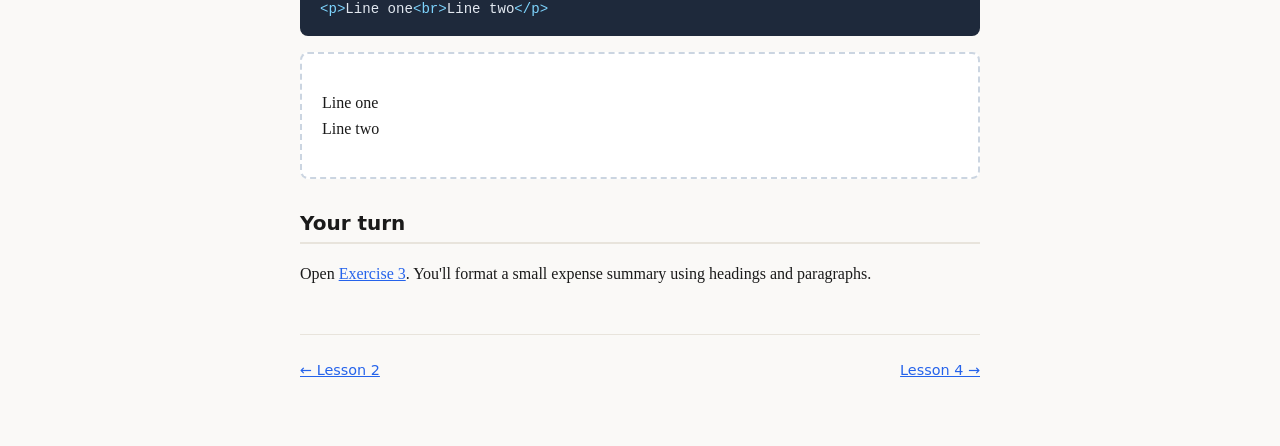
<file: lessons/03-text-and-headings.html>
<!DOCTYPE html>
<html lang="en">
<head>
  <meta charset="UTF-8">
  <meta name="viewport" content="width=device-width, initial-scale=1.0">
  <title>Lesson 3 — Text and headings</title>
  <link rel="stylesheet" href="../course.css">
</head>
<body>

  <nav class="course-nav">
    <a href="../index.html">Home</a>
    <a href="02-page-skeleton.html">← Lesson 2</a>
    <a href="03-text-and-headings.html" class="current">Lesson 3</a>
    <a href="04-links.html">Lesson 4 →</a>
  </nav>

  <span class="badge">Lesson 3 of 7</span>
  <h1>Text and headings</h1>

  <p>Most of what you put on a web page is text. HTML gives you tags to structure it.</p>

  <h2>Headings: h1 through h6</h2>
  <p>There are six heading levels. <code>h1</code> is the biggest and most important (use once per page, usually).</p>

  <div class="demo-box">
    <div class="demo-box-label">Live rendering</div>
    <h1>Heading 1 — page title</h1>
    <h2>Heading 2 — section title</h2>
    <h3>Heading 3 — subsection</h3>
    <h4>Heading 4</h4>
    <h5>Heading 5</h5>
    <h6>Heading 6 — smallest</h6>
  </div>

  <div class="callout">
    For your expense tracker, you'd use something like:<br>
    <code>&lt;h1&gt;Expense Tracker&lt;/h1&gt;</code> at the top,<br>
    then maybe <code>&lt;h2&gt;All Expenses&lt;/h2&gt;</code> above the list.
  </div>

  <h2>Paragraphs: p</h2>
  <p>Wrap regular sentences in <code>&lt;p&gt;</code> tags. Each paragraph is its own block — the browser adds space between them automatically.</p>

<pre><span class="tag">&lt;p&gt;</span><span class="text">This is one paragraph.</span><span class="tag">&lt;/p&gt;</span>
<span class="tag">&lt;p&gt;</span><span class="text">This is another paragraph.</span><span class="tag">&lt;/p&gt;</span></pre>

  <h2>Inline emphasis</h2>
  <p>These go <em>inside</em> other elements — they don't start a new block:</p>

  <div class="demo-box">
    <p>I spent <strong>$45.00</strong> on <em>groceries</em> today.</p>
  </div>

<pre><span class="tag">&lt;p&gt;</span><span class="text">I spent </span><span class="tag">&lt;strong&gt;</span><span class="text">$45.00</span><span class="tag">&lt;/strong&gt;</span><span class="text"> on </span><span class="tag">&lt;em&gt;</span><span class="text">groceries</span><span class="tag">&lt;/em&gt;</span><span class="text"> today.</span><span class="tag">&lt;/p&gt;</span></pre>

  <ul>
    <li><code>&lt;strong&gt;</code> — important / bold</li>
    <li><code>&lt;em&gt;</code> — emphasis / italic</li>
    <li><code>&lt;br&gt;</code> — line break (self-closing, no content, no closing tag needed)</li>
  </ul>

  <h2>Line breaks</h2>
  <p>Paragraphs already have space between them. For a break <em>inside</em> a paragraph:</p>

<pre><span class="tag">&lt;p&gt;</span><span class="text">Line one</span><span class="tag">&lt;br&gt;</span><span class="text">Line two</span><span class="tag">&lt;/p&gt;</span></pre>

  <div class="demo-box">
    <p>Line one<br>Line two</p>
  </div>

  <h2>Your turn</h2>
  <p>
    Open <a href="../exercises/03-headings-blanks.html">Exercise 3</a>.
    You'll format a small expense summary using headings and paragraphs.
  </p>

  <footer class="course-footer">
    <a href="02-page-skeleton.html">← Lesson 2</a>
    <a href="04-links.html">Lesson 4 →</a>
  </footer>

</body>
</html>
</file>
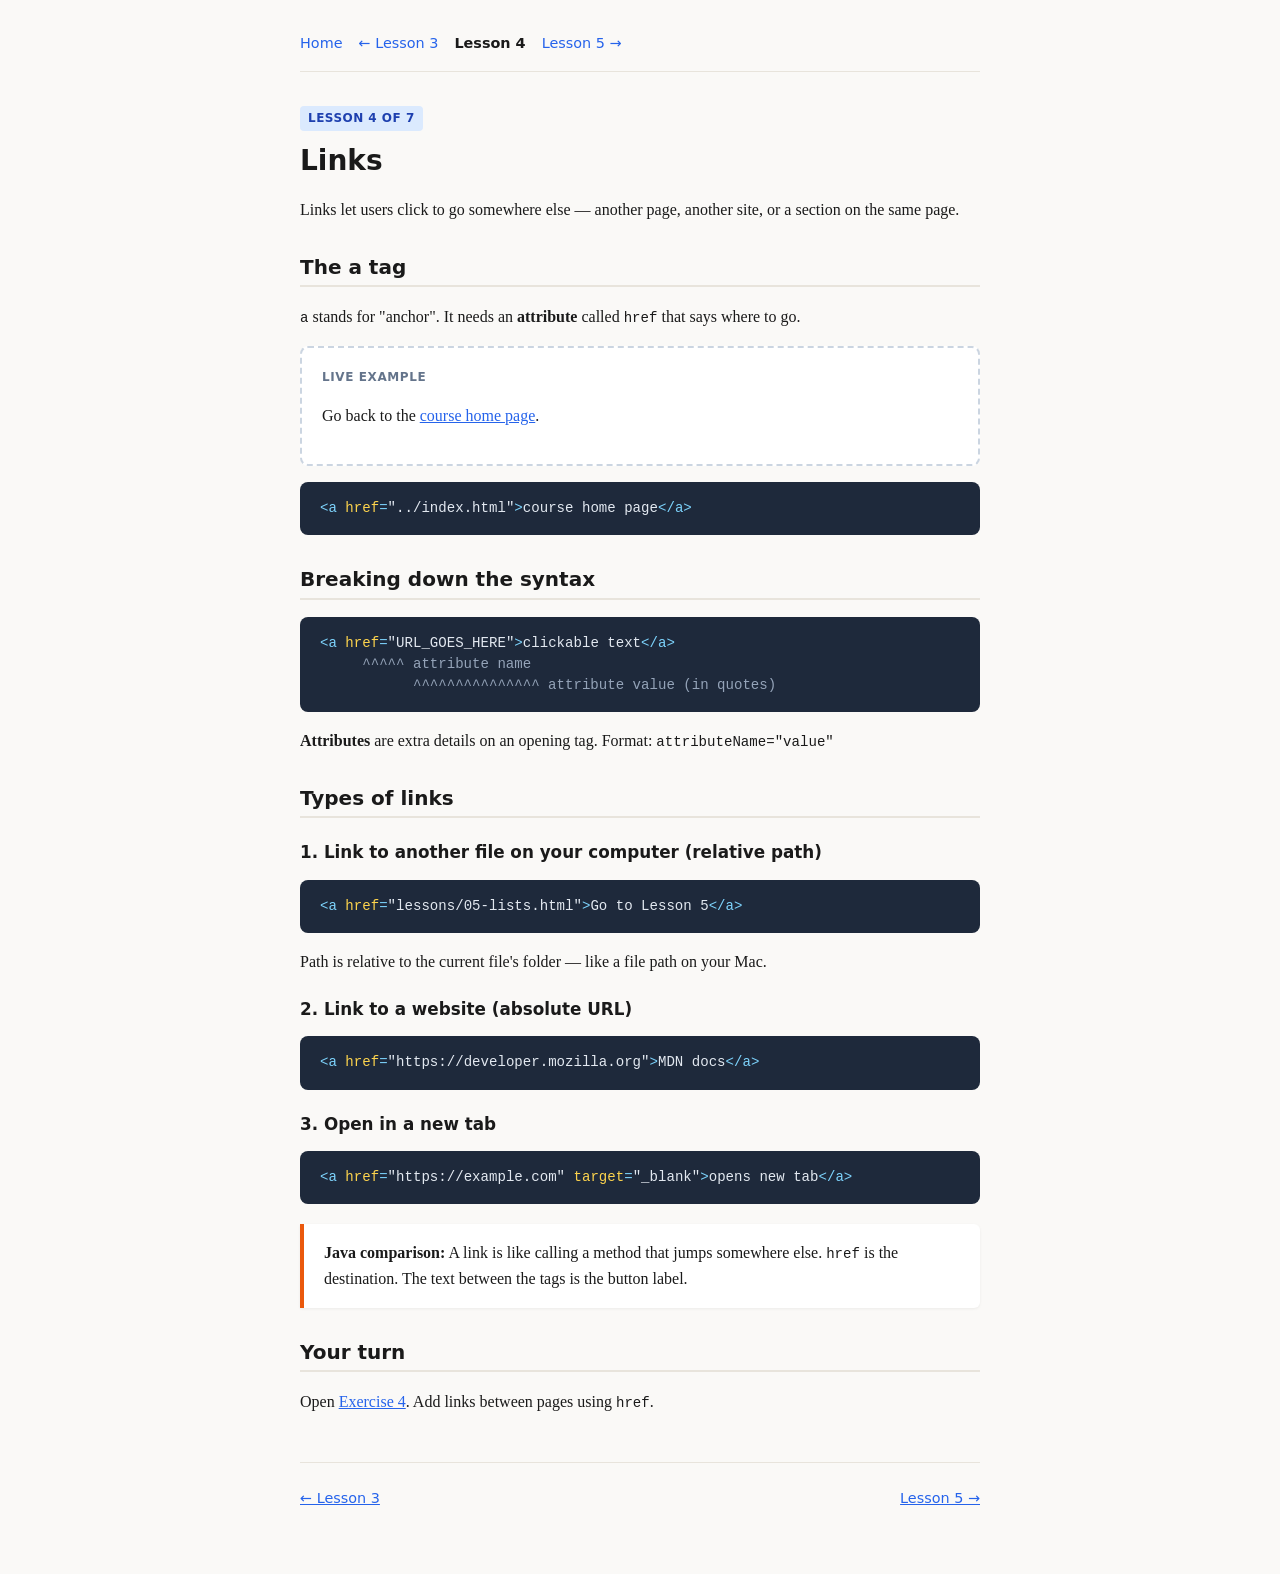
<file: lessons/04-links.html>
<!DOCTYPE html>
<html lang="en">
<head>
  <meta charset="UTF-8">
  <meta name="viewport" content="width=device-width, initial-scale=1.0">
  <title>Lesson 4 — Links</title>
  <link rel="stylesheet" href="../course.css">
</head>
<body>

  <nav class="course-nav">
    <a href="../index.html">Home</a>
    <a href="03-text-and-headings.html">← Lesson 3</a>
    <a href="04-links.html" class="current">Lesson 4</a>
    <a href="05-lists.html">Lesson 5 →</a>
  </nav>

  <span class="badge">Lesson 4 of 7</span>
  <h1>Links</h1>

  <p>
    Links let users click to go somewhere else — another page, another site, or
    a section on the same page.
  </p>

  <h2>The a tag</h2>
  <p><code>a</code> stands for "anchor". It needs an <strong>attribute</strong> called <code>href</code> that says where to go.</p>

  <div class="demo-box">
    <div class="demo-box-label">Live example</div>
    <p>Go back to the <a href="../index.html">course home page</a>.</p>
  </div>

<pre><span class="tag">&lt;a </span><span class="attr">href</span><span class="tag">=</span><span class="text">"../index.html"</span><span class="tag">&gt;</span><span class="text">course home page</span><span class="tag">&lt;/a&gt;</span></pre>

  <h2>Breaking down the syntax</h2>

<pre><span class="tag">&lt;a </span><span class="attr">href</span><span class="tag">=</span><span class="text">"URL_GOES_HERE"</span><span class="tag">&gt;</span><span class="text">clickable text</span><span class="tag">&lt;/a&gt;</span>
<span class="comment">     ^^^^^ attribute name</span>
<span class="comment">           ^^^^^^^^^^^^^^^ attribute value (in quotes)</span></pre>

  <p>
    <strong>Attributes</strong> are extra details on an opening tag.
    Format: <code>attributeName="value"</code>
  </p>

  <h2>Types of links</h2>

  <h3>1. Link to another file on your computer (relative path)</h3>
<pre><span class="tag">&lt;a </span><span class="attr">href</span><span class="tag">=</span><span class="text">"lessons/05-lists.html"</span><span class="tag">&gt;</span><span class="text">Go to Lesson 5</span><span class="tag">&lt;/a&gt;</span></pre>
  <p>Path is relative to the current file's folder — like a file path on your Mac.</p>

  <h3>2. Link to a website (absolute URL)</h3>
<pre><span class="tag">&lt;a </span><span class="attr">href</span><span class="tag">=</span><span class="text">"https://developer.mozilla.org"</span><span class="tag">&gt;</span><span class="text">MDN docs</span><span class="tag">&lt;/a&gt;</span></pre>

  <h3>3. Open in a new tab</h3>
<pre><span class="tag">&lt;a </span><span class="attr">href</span><span class="tag">=</span><span class="text">"https://example.com"</span> <span class="attr">target</span><span class="tag">=</span><span class="text">"_blank"</span><span class="tag">&gt;</span><span class="text">opens new tab</span><span class="tag">&lt;/a&gt;</span></pre>

  <div class="callout java">
    <strong>Java comparison:</strong> A link is like calling a method that jumps somewhere else.
    <code>href</code> is the destination. The text between the tags is the button label.
  </div>

  <h2>Your turn</h2>
  <p>
    Open <a href="../exercises/04-links-blanks.html">Exercise 4</a>.
    Add links between pages using <code>href</code>.
  </p>

  <footer class="course-footer">
    <a href="03-text-and-headings.html">← Lesson 3</a>
    <a href="05-lists.html">Lesson 5 →</a>
  </footer>

</body>
</html>
</file>
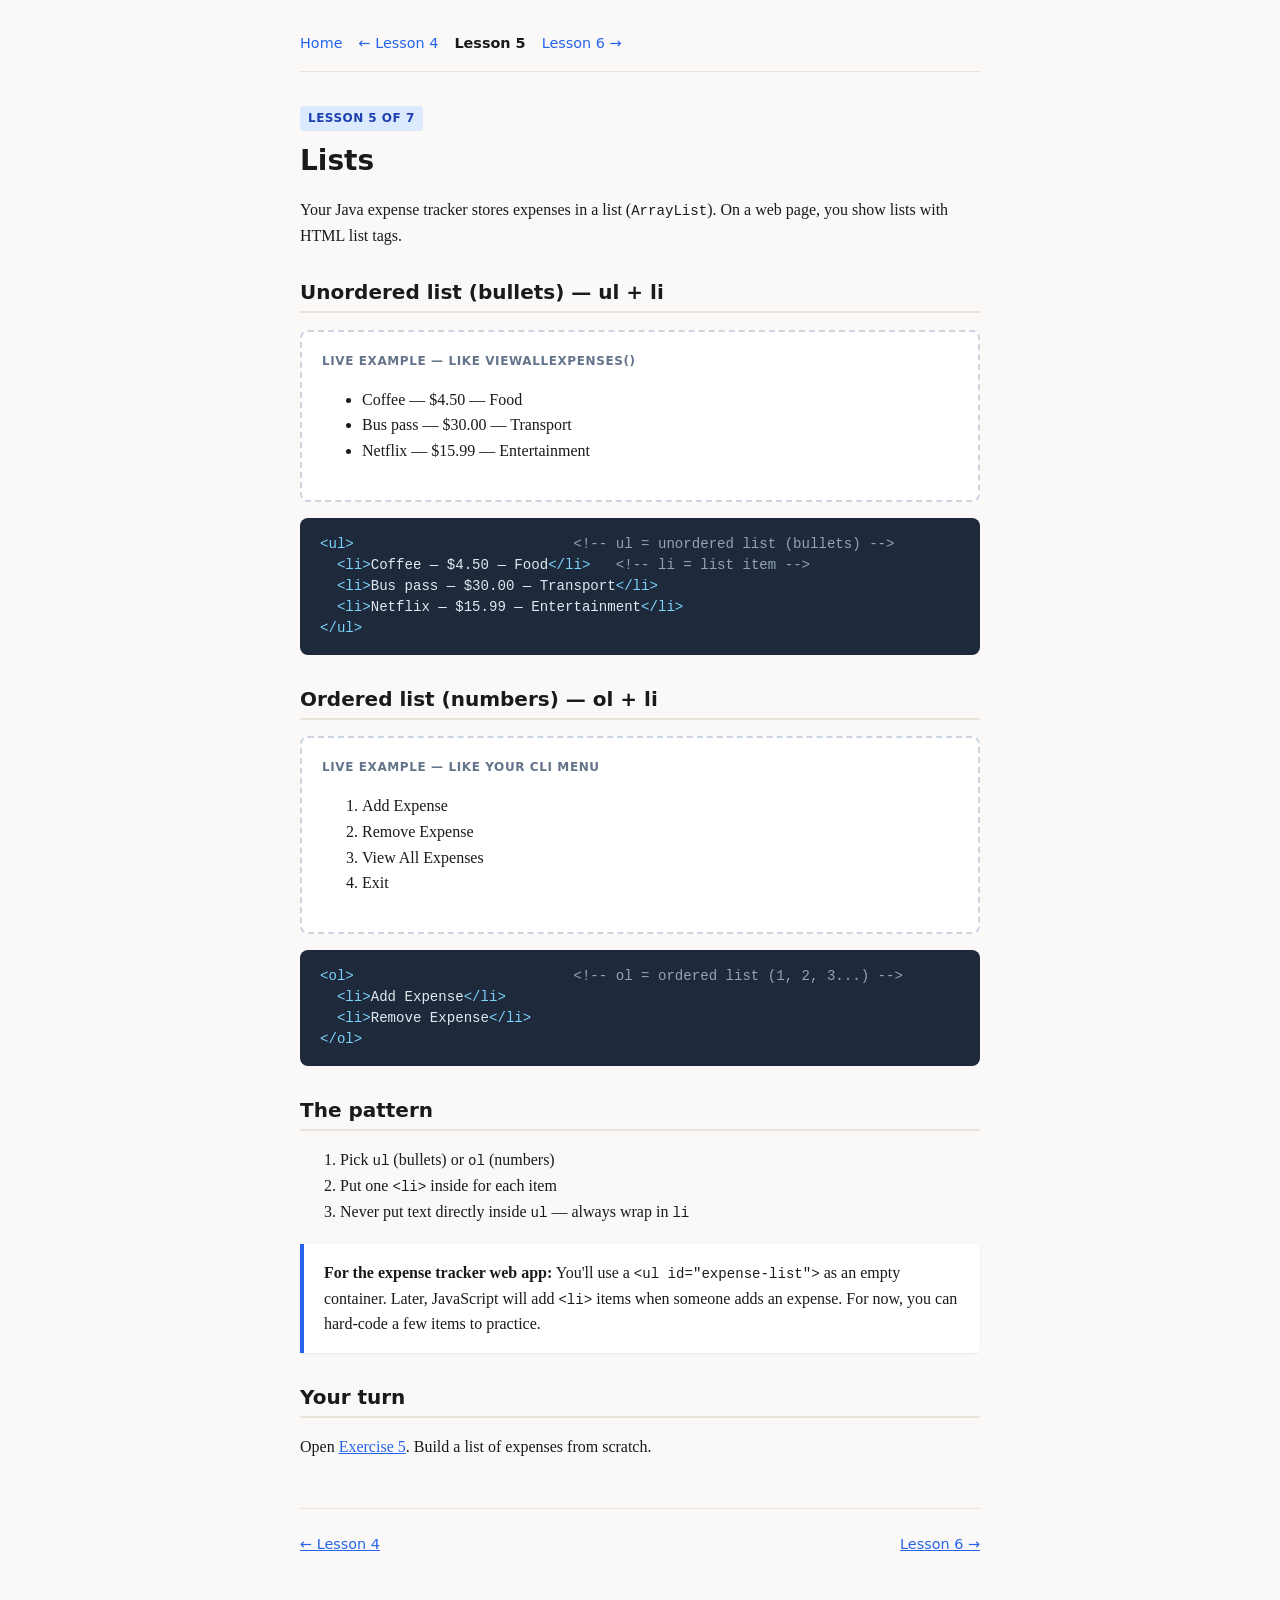
<file: lessons/05-lists.html>
<!DOCTYPE html>
<html lang="en">
<head>
  <meta charset="UTF-8">
  <meta name="viewport" content="width=device-width, initial-scale=1.0">
  <title>Lesson 5 — Lists</title>
  <link rel="stylesheet" href="../course.css">
</head>
<body>

  <nav class="course-nav">
    <a href="../index.html">Home</a>
    <a href="04-links.html">← Lesson 4</a>
    <a href="05-lists.html" class="current">Lesson 5</a>
    <a href="06-forms.html">Lesson 6 →</a>
  </nav>

  <span class="badge">Lesson 5 of 7</span>
  <h1>Lists</h1>

  <p>
    Your Java expense tracker stores expenses in a list (<code>ArrayList</code>).
    On a web page, you show lists with HTML list tags.
  </p>

  <h2>Unordered list (bullets) — ul + li</h2>

  <div class="demo-box">
    <div class="demo-box-label">Live example — like viewAllExpenses()</div>
    <ul>
      <li>Coffee — $4.50 — Food</li>
      <li>Bus pass — $30.00 — Transport</li>
      <li>Netflix — $15.99 — Entertainment</li>
    </ul>
  </div>

<pre><span class="tag">&lt;ul&gt;</span>                          <span class="comment">&lt;!-- ul = unordered list (bullets) --&gt;</span>
  <span class="tag">&lt;li&gt;</span><span class="text">Coffee — $4.50 — Food</span><span class="tag">&lt;/li&gt;</span>   <span class="comment">&lt;!-- li = list item --&gt;</span>
  <span class="tag">&lt;li&gt;</span><span class="text">Bus pass — $30.00 — Transport</span><span class="tag">&lt;/li&gt;</span>
  <span class="tag">&lt;li&gt;</span><span class="text">Netflix — $15.99 — Entertainment</span><span class="tag">&lt;/li&gt;</span>
<span class="tag">&lt;/ul&gt;</span></pre>

  <h2>Ordered list (numbers) — ol + li</h2>

  <div class="demo-box">
    <div class="demo-box-label">Live example — like your CLI menu</div>
    <ol>
      <li>Add Expense</li>
      <li>Remove Expense</li>
      <li>View All Expenses</li>
      <li>Exit</li>
    </ol>
  </div>

<pre><span class="tag">&lt;ol&gt;</span>                          <span class="comment">&lt;!-- ol = ordered list (1, 2, 3...) --&gt;</span>
  <span class="tag">&lt;li&gt;</span><span class="text">Add Expense</span><span class="tag">&lt;/li&gt;</span>
  <span class="tag">&lt;li&gt;</span><span class="text">Remove Expense</span><span class="tag">&lt;/li&gt;</span>
<span class="tag">&lt;/ol&gt;</span></pre>

  <h2>The pattern</h2>
  <ol>
    <li>Pick <code>ul</code> (bullets) or <code>ol</code> (numbers)</li>
    <li>Put one <code>&lt;li&gt;</code> inside for each item</li>
    <li>Never put text directly inside <code>ul</code> — always wrap in <code>li</code></li>
  </ol>

  <div class="callout">
    <strong>For the expense tracker web app:</strong> You'll use a <code>&lt;ul id="expense-list"&gt;</code>
    as an empty container. Later, JavaScript will add <code>&lt;li&gt;</code> items when someone adds an expense.
    For now, you can hard-code a few items to practice.
  </div>

  <h2>Your turn</h2>
  <p>
    Open <a href="../exercises/05-lists-blanks.html">Exercise 5</a>.
    Build a list of expenses from scratch.
  </p>

  <footer class="course-footer">
    <a href="04-links.html">← Lesson 4</a>
    <a href="06-forms.html">Lesson 6 →</a>
  </footer>

</body>
</html>
</file>
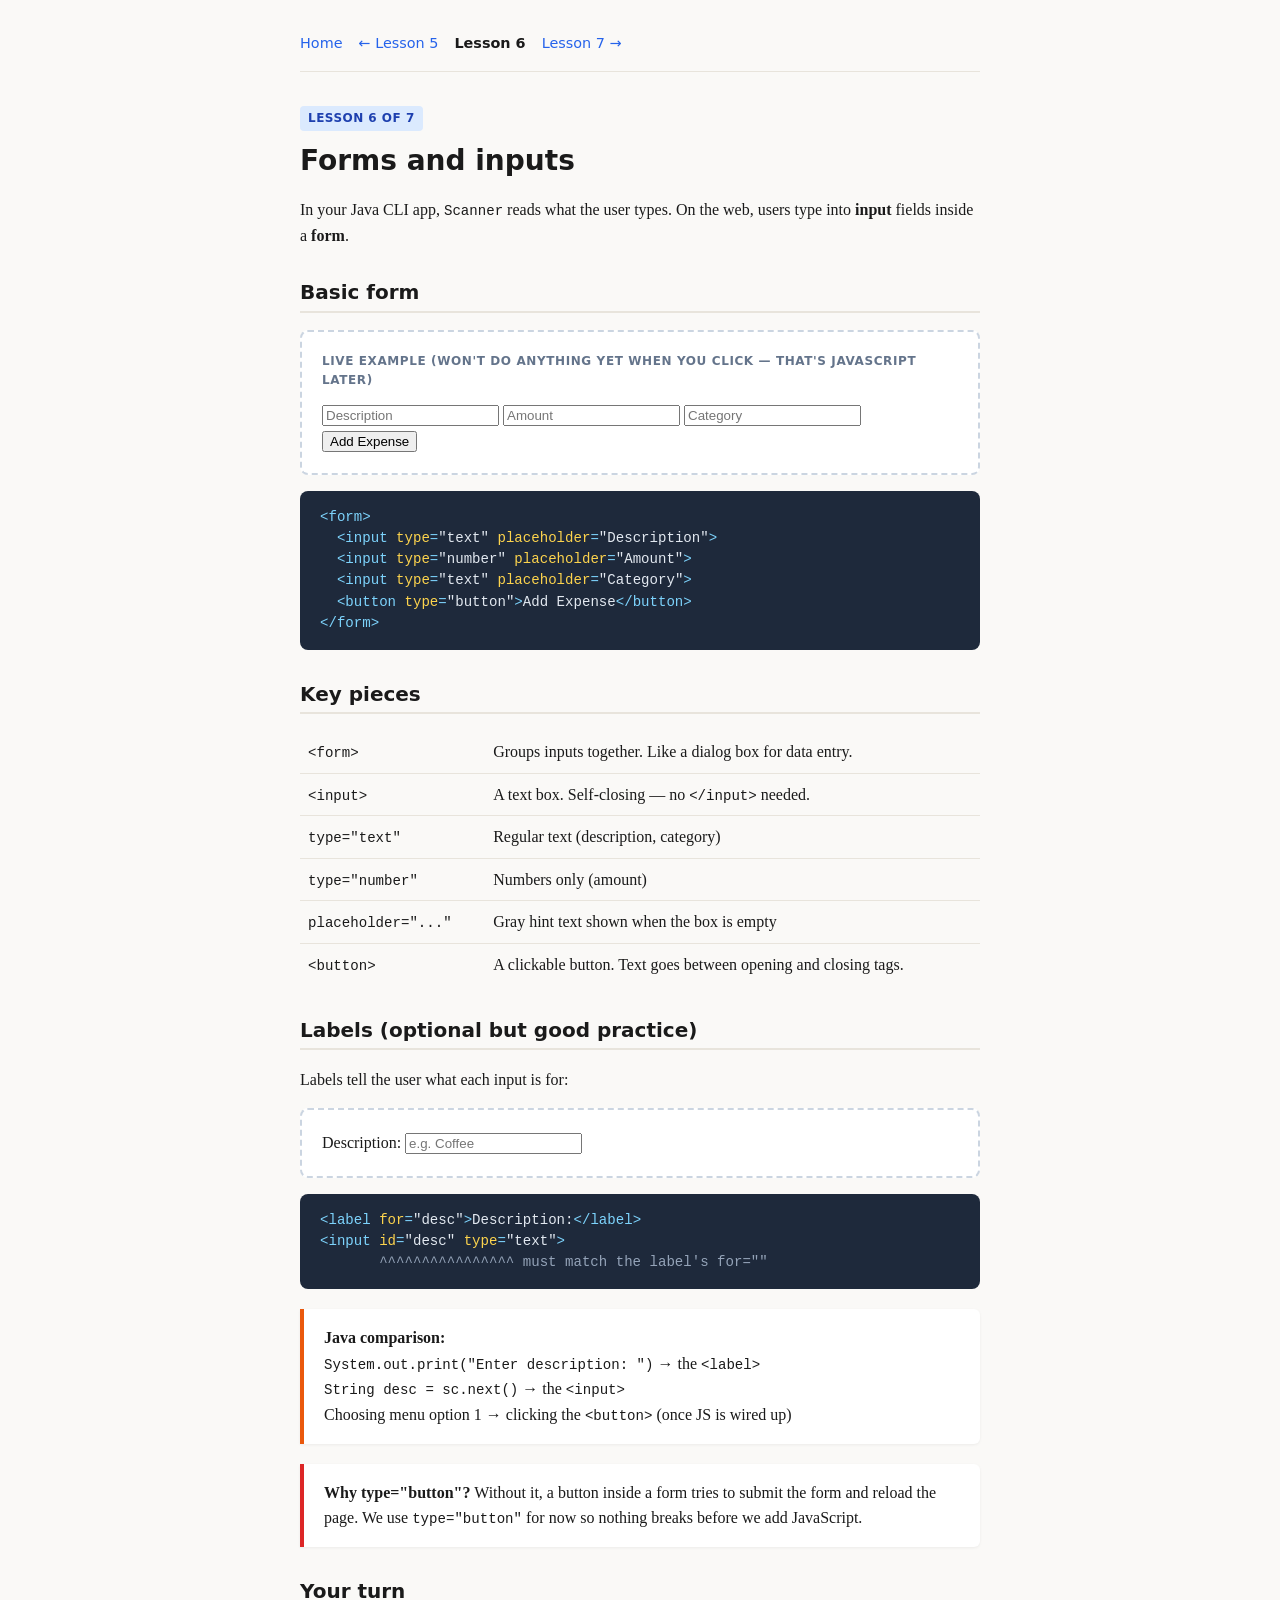
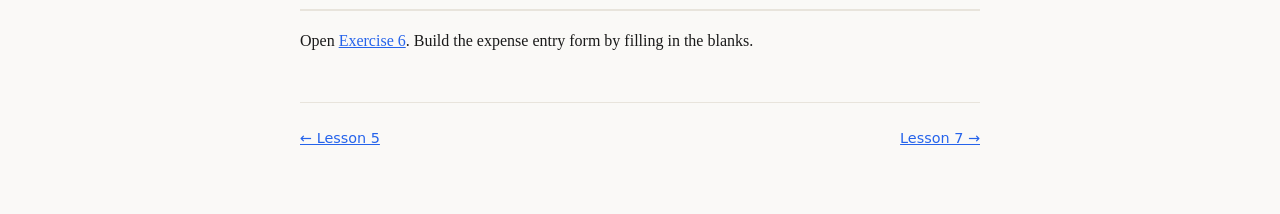
<file: lessons/06-forms.html>
<!DOCTYPE html>
<html lang="en">
<head>
  <meta charset="UTF-8">
  <meta name="viewport" content="width=device-width, initial-scale=1.0">
  <title>Lesson 6 — Forms and inputs</title>
  <link rel="stylesheet" href="../course.css">
</head>
<body>

  <nav class="course-nav">
    <a href="../index.html">Home</a>
    <a href="05-lists.html">← Lesson 5</a>
    <a href="06-forms.html" class="current">Lesson 6</a>
    <a href="07-attributes.html">Lesson 7 →</a>
  </nav>

  <span class="badge">Lesson 6 of 7</span>
  <h1>Forms and inputs</h1>

  <p>
    In your Java CLI app, <code>Scanner</code> reads what the user types.
    On the web, users type into <strong>input</strong> fields inside a <strong>form</strong>.
  </p>

  <h2>Basic form</h2>

  <div class="demo-box">
    <div class="demo-box-label">Live example (won't do anything yet when you click — that's JavaScript later)</div>
    <form>
      <input type="text" placeholder="Description">
      <input type="number" placeholder="Amount">
      <input type="text" placeholder="Category">
      <button type="button">Add Expense</button>
    </form>
  </div>

<pre><span class="tag">&lt;form&gt;</span>
  <span class="tag">&lt;input </span><span class="attr">type</span><span class="tag">=</span><span class="text">"text"</span> <span class="attr">placeholder</span><span class="tag">=</span><span class="text">"Description"</span><span class="tag">&gt;</span>
  <span class="tag">&lt;input </span><span class="attr">type</span><span class="tag">=</span><span class="text">"number"</span> <span class="attr">placeholder</span><span class="tag">=</span><span class="text">"Amount"</span><span class="tag">&gt;</span>
  <span class="tag">&lt;input </span><span class="attr">type</span><span class="tag">=</span><span class="text">"text"</span> <span class="attr">placeholder</span><span class="tag">=</span><span class="text">"Category"</span><span class="tag">&gt;</span>
  <span class="tag">&lt;button </span><span class="attr">type</span><span class="tag">=</span><span class="text">"button"</span><span class="tag">&gt;</span><span class="text">Add Expense</span><span class="tag">&lt;/button&gt;</span>
<span class="tag">&lt;/form&gt;</span></pre>

  <h2>Key pieces</h2>

  <table style="width:100%; border-collapse: collapse; margin: 1rem 0;">
    <tr style="border-bottom: 1px solid #e8e4dc;">
      <td style="padding: 0.5rem;"><code>&lt;form&gt;</code></td>
      <td style="padding: 0.5rem;">Groups inputs together. Like a dialog box for data entry.</td>
    </tr>
    <tr style="border-bottom: 1px solid #e8e4dc;">
      <td style="padding: 0.5rem;"><code>&lt;input&gt;</code></td>
      <td style="padding: 0.5rem;">A text box. Self-closing — no <code>&lt;/input&gt;</code> needed.</td>
    </tr>
    <tr style="border-bottom: 1px solid #e8e4dc;">
      <td style="padding: 0.5rem;"><code>type="text"</code></td>
      <td style="padding: 0.5rem;">Regular text (description, category)</td>
    </tr>
    <tr style="border-bottom: 1px solid #e8e4dc;">
      <td style="padding: 0.5rem;"><code>type="number"</code></td>
      <td style="padding: 0.5rem;">Numbers only (amount)</td>
    </tr>
    <tr style="border-bottom: 1px solid #e8e4dc;">
      <td style="padding: 0.5rem;"><code>placeholder="..."</code></td>
      <td style="padding: 0.5rem;">Gray hint text shown when the box is empty</td>
    </tr>
    <tr>
      <td style="padding: 0.5rem;"><code>&lt;button&gt;</code></td>
      <td style="padding: 0.5rem;">A clickable button. Text goes between opening and closing tags.</td>
    </tr>
  </table>

  <h2>Labels (optional but good practice)</h2>
  <p>Labels tell the user what each input is for:</p>

  <div class="demo-box">
    <label for="desc">Description:</label>
    <input id="desc" type="text" placeholder="e.g. Coffee">
  </div>

<pre><span class="tag">&lt;label </span><span class="attr">for</span><span class="tag">=</span><span class="text">"desc"</span><span class="tag">&gt;</span><span class="text">Description:</span><span class="tag">&lt;/label&gt;</span>
<span class="tag">&lt;input </span><span class="attr">id</span><span class="tag">=</span><span class="text">"desc"</span> <span class="attr">type</span><span class="tag">=</span><span class="text">"text"</span><span class="tag">&gt;</span>
<span class="comment">       ^^^^^^^^^^^^^^^^ must match the label's for=""</span></pre>

  <div class="callout java">
    <strong>Java comparison:</strong><br>
    <code>System.out.print("Enter description: ")</code> → the <code>&lt;label&gt;</code><br>
    <code>String desc = sc.next()</code> → the <code>&lt;input&gt;</code><br>
    Choosing menu option 1 → clicking the <code>&lt;button&gt;</code> (once JS is wired up)
  </div>

  <div class="callout warn">
    <strong>Why type="button"?</strong> Without it, a button inside a form tries to submit the form
    and reload the page. We use <code>type="button"</code> for now so nothing breaks before we add JavaScript.
  </div>

  <h2>Your turn</h2>
  <p>
    Open <a href="../exercises/06-form-blanks.html">Exercise 6</a>.
    Build the expense entry form by filling in the blanks.
  </p>

  <footer class="course-footer">
    <a href="05-lists.html">← Lesson 5</a>
    <a href="07-attributes.html">Lesson 7 →</a>
  </footer>

</body>
</html>
</file>
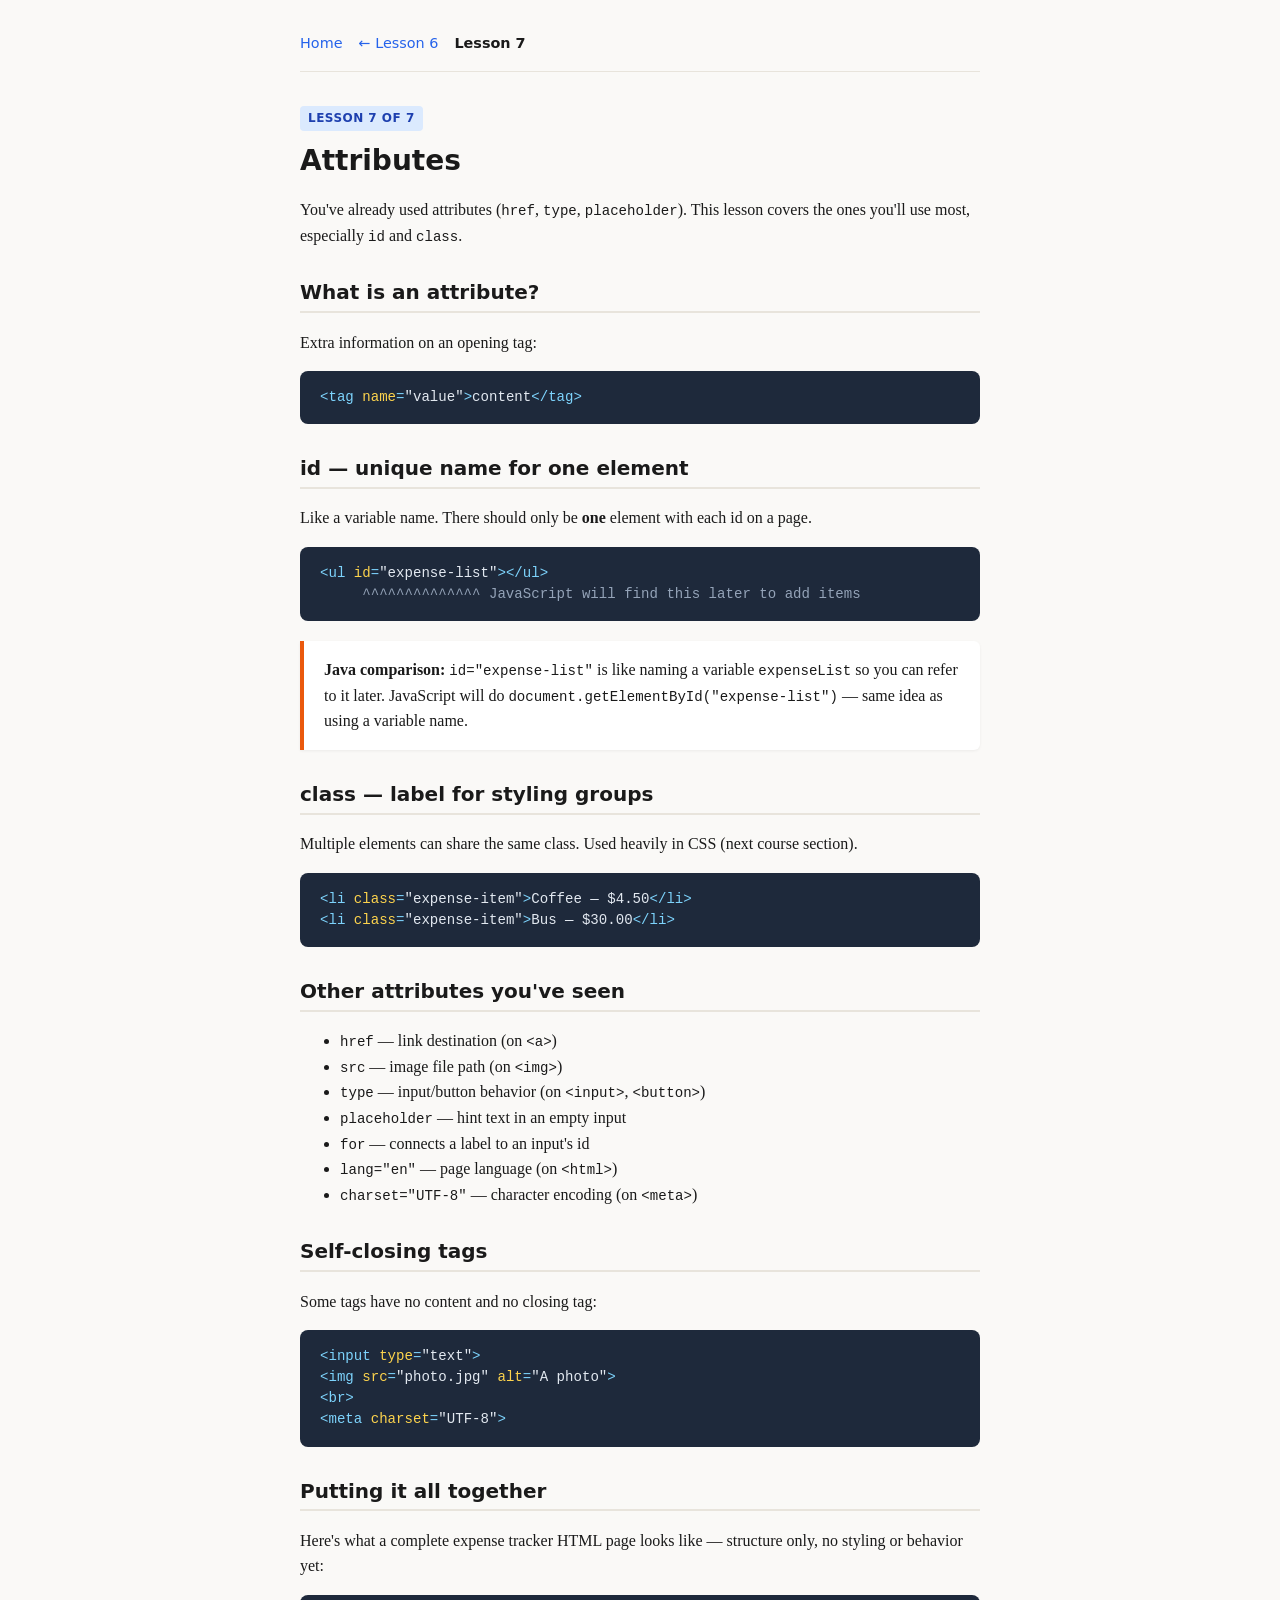
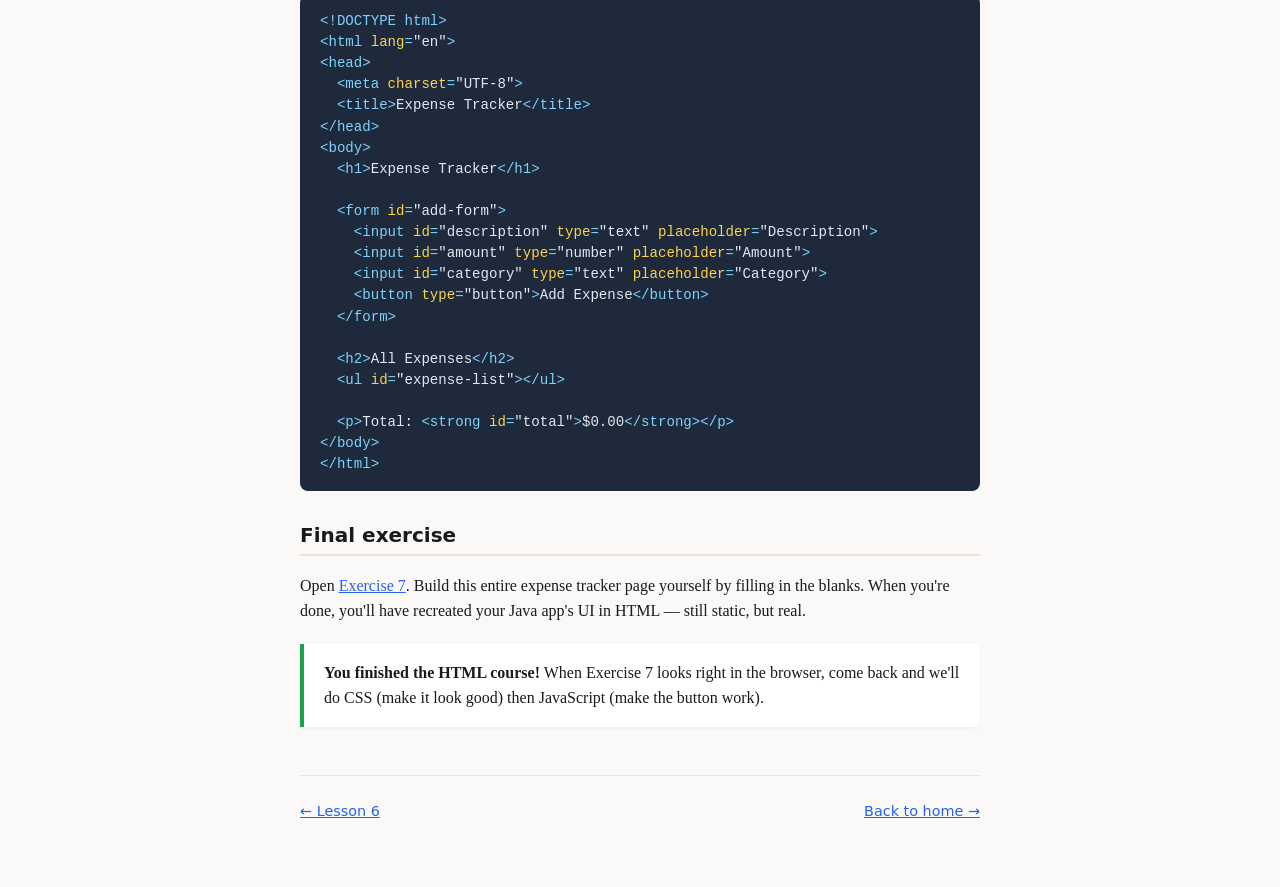
<file: lessons/07-attributes.html>
<!DOCTYPE html>
<html lang="en">
<head>
  <meta charset="UTF-8">
  <meta name="viewport" content="width=device-width, initial-scale=1.0">
  <title>Lesson 7 — Attributes</title>
  <link rel="stylesheet" href="../course.css">
</head>
<body>

  <nav class="course-nav">
    <a href="../index.html">Home</a>
    <a href="06-forms.html">← Lesson 6</a>
    <a href="07-attributes.html" class="current">Lesson 7</a>
  </nav>

  <span class="badge">Lesson 7 of 7</span>
  <h1>Attributes</h1>

  <p>
    You've already used attributes (<code>href</code>, <code>type</code>, <code>placeholder</code>).
    This lesson covers the ones you'll use most, especially <code>id</code> and <code>class</code>.
  </p>

  <h2>What is an attribute?</h2>
  <p>Extra information on an opening tag:</p>

<pre><span class="tag">&lt;tag </span><span class="attr">name</span><span class="tag">=</span><span class="text">"value"</span><span class="tag">&gt;</span><span class="text">content</span><span class="tag">&lt;/tag&gt;</span></pre>

  <h2>id — unique name for one element</h2>
  <p>Like a variable name. There should only be <strong>one</strong> element with each id on a page.</p>

<pre><span class="tag">&lt;ul </span><span class="attr">id</span><span class="tag">=</span><span class="text">"expense-list"</span><span class="tag">&gt;&lt;/ul&gt;</span>
<span class="comment">     ^^^^^^^^^^^^^^ JavaScript will find this later to add items</span></pre>

  <div class="callout java">
    <strong>Java comparison:</strong> <code>id="expense-list"</code> is like naming a variable
    <code>expenseList</code> so you can refer to it later. JavaScript will do
    <code>document.getElementById("expense-list")</code> — same idea as using a variable name.
  </div>

  <h2>class — label for styling groups</h2>
  <p>Multiple elements can share the same class. Used heavily in CSS (next course section).</p>

<pre><span class="tag">&lt;li </span><span class="attr">class</span><span class="tag">=</span><span class="text">"expense-item"</span><span class="tag">&gt;</span><span class="text">Coffee — $4.50</span><span class="tag">&lt;/li&gt;</span>
<span class="tag">&lt;li </span><span class="attr">class</span><span class="tag">=</span><span class="text">"expense-item"</span><span class="tag">&gt;</span><span class="text">Bus — $30.00</span><span class="tag">&lt;/li&gt;</span></pre>

  <h2>Other attributes you've seen</h2>
  <ul>
    <li><code>href</code> — link destination (on <code>&lt;a&gt;</code>)</li>
    <li><code>src</code> — image file path (on <code>&lt;img&gt;</code>)</li>
    <li><code>type</code> — input/button behavior (on <code>&lt;input&gt;</code>, <code>&lt;button&gt;</code>)</li>
    <li><code>placeholder</code> — hint text in an empty input</li>
    <li><code>for</code> — connects a label to an input's id</li>
    <li><code>lang="en"</code> — page language (on <code>&lt;html&gt;</code>)</li>
    <li><code>charset="UTF-8"</code> — character encoding (on <code>&lt;meta&gt;</code>)</li>
  </ul>

  <h2>Self-closing tags</h2>
  <p>Some tags have no content and no closing tag:</p>

<pre><span class="tag">&lt;input </span><span class="attr">type</span><span class="tag">=</span><span class="text">"text"</span><span class="tag">&gt;</span>
<span class="tag">&lt;img </span><span class="attr">src</span><span class="tag">=</span><span class="text">"photo.jpg"</span> <span class="attr">alt</span><span class="tag">=</span><span class="text">"A photo"</span><span class="tag">&gt;</span>
<span class="tag">&lt;br&gt;</span>
<span class="tag">&lt;meta </span><span class="attr">charset</span><span class="tag">=</span><span class="text">"UTF-8"</span><span class="tag">&gt;</span></pre>

  <h2>Putting it all together</h2>
  <p>Here's what a complete expense tracker HTML page looks like — structure only, no styling or behavior yet:</p>

<pre><span class="tag">&lt;!DOCTYPE html&gt;</span>
<span class="tag">&lt;html </span><span class="attr">lang</span><span class="tag">=</span><span class="text">"en"</span><span class="tag">&gt;</span>
<span class="tag">&lt;head&gt;</span>
  <span class="tag">&lt;meta </span><span class="attr">charset</span><span class="tag">=</span><span class="text">"UTF-8"</span><span class="tag">&gt;</span>
  <span class="tag">&lt;title&gt;</span><span class="text">Expense Tracker</span><span class="tag">&lt;/title&gt;</span>
<span class="tag">&lt;/head&gt;</span>
<span class="tag">&lt;body&gt;</span>
  <span class="tag">&lt;h1&gt;</span><span class="text">Expense Tracker</span><span class="tag">&lt;/h1&gt;</span>

  <span class="tag">&lt;form </span><span class="attr">id</span><span class="tag">=</span><span class="text">"add-form"</span><span class="tag">&gt;</span>
    <span class="tag">&lt;input </span><span class="attr">id</span><span class="tag">=</span><span class="text">"description"</span> <span class="attr">type</span><span class="tag">=</span><span class="text">"text"</span> <span class="attr">placeholder</span><span class="tag">=</span><span class="text">"Description"</span><span class="tag">&gt;</span>
    <span class="tag">&lt;input </span><span class="attr">id</span><span class="tag">=</span><span class="text">"amount"</span> <span class="attr">type</span><span class="tag">=</span><span class="text">"number"</span> <span class="attr">placeholder</span><span class="tag">=</span><span class="text">"Amount"</span><span class="tag">&gt;</span>
    <span class="tag">&lt;input </span><span class="attr">id</span><span class="tag">=</span><span class="text">"category"</span> <span class="attr">type</span><span class="tag">=</span><span class="text">"text"</span> <span class="attr">placeholder</span><span class="tag">=</span><span class="text">"Category"</span><span class="tag">&gt;</span>
    <span class="tag">&lt;button </span><span class="attr">type</span><span class="tag">=</span><span class="text">"button"</span><span class="tag">&gt;</span><span class="text">Add Expense</span><span class="tag">&lt;/button&gt;</span>
  <span class="tag">&lt;/form&gt;</span>

  <span class="tag">&lt;h2&gt;</span><span class="text">All Expenses</span><span class="tag">&lt;/h2&gt;</span>
  <span class="tag">&lt;ul </span><span class="attr">id</span><span class="tag">=</span><span class="text">"expense-list"</span><span class="tag">&gt;&lt;/ul&gt;</span>

  <span class="tag">&lt;p&gt;</span><span class="text">Total: </span><span class="tag">&lt;strong </span><span class="attr">id</span><span class="tag">=</span><span class="text">"total"</span><span class="tag">&gt;</span><span class="text">$0.00</span><span class="tag">&lt;/strong&gt;&lt;/p&gt;</span>
<span class="tag">&lt;/body&gt;</span>
<span class="tag">&lt;/html&gt;</span></pre>

  <h2>Final exercise</h2>
  <p>
    Open <a href="../exercises/07-expense-page-blanks.html">Exercise 7</a>.
    Build this entire expense tracker page yourself by filling in the blanks.
    When you're done, you'll have recreated your Java app's UI in HTML — still static,
    but real.
  </p>

  <div class="callout tip">
    <strong>You finished the HTML course!</strong> When Exercise 7 looks right in the browser,
    come back and we'll do CSS (make it look good) then JavaScript (make the button work).
  </div>

  <footer class="course-footer">
    <a href="06-forms.html">← Lesson 6</a>
    <a href="../index.html">Back to home →</a>
  </footer>

</body>
</html>
</file>
<file: css/app.css>
:root {
  --bg: #ebe3d4;
  --bg-spot: #f4eee3;
  --ink: #1a1612;
  --muted: #6f6558;
  --card: #fbf7ef;
  --line: #d8ccb8;
  --accent: #b4350a;
  --accent-ink: #fff6ec;
  --ok: #21543a;
  --ok-bg: #e4f0e6;
  --bad: #8f1d1d;
  --bad-bg: #f8e4e0;
  --code: #241c18;
  --warn: #8a4b12;
  --java: #c2410c;
  --shadow: 0 1px 0 rgba(26, 22, 18, 0.04), 0 10px 28px rgba(26, 22, 18, 0.06);
  --radius: 14px;
  --nav-h: 62px;
  --safe-b: env(safe-area-inset-bottom, 0px);
  --serif: "Iowan Old Style", Palatino, "Palatino Linotype", Georgia, serif;
  --sans: ui-rounded, "SF Pro Text", system-ui, -apple-system, sans-serif;
  --mono: "SF Mono", ui-monospace, Menlo, Consolas, monospace;
}

* { box-sizing: border-box; }

html {
  color-scheme: light;
  background: var(--bg);
}

html, body {
  margin: 0;
  min-height: 100%;
  color: var(--ink);
}

body {
  font-family: var(--serif);
  line-height: 1.6;
  padding-bottom: calc(var(--nav-h) + var(--safe-b) + 1.4rem);
  background:
    radial-gradient(900px 420px at -10% -20%, rgba(180, 53, 10, 0.09), transparent 55%),
    radial-gradient(700px 380px at 110% 0%, rgba(26, 22, 18, 0.06), transparent 50%),
    var(--bg);
}

body::before {
  content: "";
  position: fixed;
  inset: 0;
  pointer-events: none;
  z-index: 0;
  opacity: 0.22;
  background-image: url("data:image/svg+xml,%3Csvg viewBox='0 0 180 180' xmlns='http://www.w3.org/2000/svg'%3E%3Cfilter id='n'%3E%3CfeTurbulence type='fractalNoise' baseFrequency='.8' numOctaves='4' stitchTiles='stitch'/%3E%3C/filter%3E%3Crect width='100%25' height='100%25' filter='url(%23n)'/%3E%3C/svg%3E");
}

#app { position: relative; z-index: 1; }

::selection { background: var(--accent); color: var(--accent-ink); }
:focus-visible { outline: 2px solid var(--accent); outline-offset: 3px; }

h1, h2, h3, .ui, button, input, textarea, select, nav, .badge, .btn, .hud, .botnav {
  font-family: var(--sans);
}

h1 {
  font-family: var(--serif);
  font-size: clamp(1.7rem, 4.5vw, 2.15rem);
  font-weight: 600;
  line-height: 1.15;
  letter-spacing: -0.03em;
  margin: 0 0 0.55rem;
}
h2 {
  font-size: 0.72rem;
  font-weight: 750;
  letter-spacing: 0.14em;
  text-transform: uppercase;
  color: var(--muted);
  margin: 1.75rem 0 0.7rem;
}
h3 { font-size: 1.02rem; margin: 1.2rem 0 0.4rem; }
p { margin: 0.65rem 0; }
a { color: var(--accent); }
a:hover { color: #8a2808; }

code, pre, .mono, textarea.code, .blank {
  font-family: var(--mono);
  font-size: 0.84rem;
}
code {
  background: rgba(26, 22, 18, 0.06);
  padding: 0.12em 0.38em;
  border-radius: 4px;
}

.app-top {
  position: sticky;
  top: 0;
  z-index: 20;
  display: flex;
  align-items: center;
  gap: 0.65rem;
  padding: calc(0.55rem + env(safe-area-inset-top, 0px)) 1rem 0.55rem;
  background: color-mix(in srgb, var(--bg) 72%, white);
  backdrop-filter: blur(14px) saturate(1.2);
  border-bottom: 1px solid color-mix(in srgb, var(--line) 70%, transparent);
}
.brand {
  display: flex;
  align-items: center;
  gap: 0.5rem;
  font-weight: 750;
  text-decoration: none;
  color: var(--ink);
  letter-spacing: -0.03em;
  font-size: 0.95rem;
}
.brand .mark {
  width: 22px;
  height: 22px;
  border-radius: 6px;
  background: var(--accent);
  box-shadow: inset 0 -1px 0 rgba(0,0,0,0.15);
  position: relative;
  flex-shrink: 0;
}
.brand .mark::before,
.brand .mark::after {
  content: "";
  position: absolute;
  left: 5px;
  right: 5px;
  height: 2px;
  border-radius: 1px;
  background: #fff6ec;
}
.brand .mark::before { top: 6px; }
.brand .mark::after { top: 11px; width: 8px; right: auto; }
.brand em { font-style: normal; color: var(--accent); }
.app-top .grow { flex: 1; }

.progress-mini {
  height: 4px;
  width: 52px;
  background: var(--line);
  border-radius: 99px;
  overflow: hidden;
}
.progress-mini i {
  display: block;
  height: 100%;
  background: var(--accent);
  width: 0%;
}

.hud {
  display: flex;
  align-items: center;
  gap: 0.45rem;
  font-size: 0.7rem;
  font-weight: 700;
  background: var(--card);
  border: 1px solid var(--line);
  border-radius: 999px;
  padding: 0.28rem 0.6rem 0.28rem 0.75rem;
  box-shadow: var(--shadow);
}
.hud-rank {
  max-width: 7.2rem;
  white-space: nowrap;
  overflow: hidden;
  text-overflow: ellipsis;
  color: var(--ink);
}
.app-top .hud { flex-shrink: 0; }
.hud-xp {
  color: var(--accent);
  font-variant-numeric: tabular-nums;
}
@media (max-width: 420px) {
  .hud-rank { display: none; }
}

.combo {
  font-family: var(--sans);
  font-size: 0.72rem;
  font-weight: 800;
  color: var(--accent-ink);
  background: var(--accent);
  border-radius: 999px;
  padding: 0.18rem 0.5rem;
  letter-spacing: 0.04em;
}

.toasts {
  position: fixed;
  right: 0.85rem;
  bottom: calc(var(--nav-h) + var(--safe-b) + 0.85rem);
  display: flex;
  flex-direction: column;
  gap: 0.4rem;
  z-index: 50;
  pointer-events: none;
}
.toast {
  font-family: var(--sans);
  font-size: 0.84rem;
  font-weight: 650;
  background: var(--ink);
  color: var(--accent-ink);
  padding: 0.58rem 0.8rem;
  border-radius: 11px;
  opacity: 0;
  transform: translateY(8px);
  transition: opacity 0.22s ease, transform 0.22s ease;
  box-shadow: 0 12px 30px rgba(26, 22, 18, 0.22);
}
.toast.show { opacity: 1; transform: none; }
.toast.xp { background: var(--accent); }
.toast.combo { background: var(--ok); }
.toast.loot { background: #3b2a1e; }

.wrap {
  max-width: 720px;
  margin: 0 auto;
  padding: 1.15rem 1.15rem 2.2rem;
}

.badge {
  display: inline-block;
  font-size: 0.68rem;
  font-weight: 750;
  letter-spacing: 0.12em;
  text-transform: uppercase;
  background: color-mix(in srgb, var(--accent) 14%, var(--card));
  color: var(--accent);
  padding: 0.22rem 0.5rem;
  border-radius: 999px;
  border: 1px solid color-mix(in srgb, var(--accent) 28%, var(--line));
}

.hero {
  background: #1c1713;
  color: #f4ece1;
  border-radius: 22px;
  padding: 1.45rem 1.3rem 1.5rem;
  margin-bottom: 1.1rem;
  position: relative;
  overflow: hidden;
  box-shadow: var(--shadow);
}
.hero::after {
  content: "";
  position: absolute;
  right: -40px;
  top: -50px;
  width: 160px;
  height: 160px;
  border-radius: 50%;
  background: radial-gradient(circle, rgba(180, 53, 10, 0.45), transparent 68%);
  pointer-events: none;
}
.hero .badge {
  background: var(--accent);
  color: var(--accent-ink);
  border-color: transparent;
}
.hero h1 {
  color: #fbf6ee;
  margin-top: 0.55rem;
}
.hero p {
  color: #c9bbaa;
  max-width: 38rem;
}
.hero .btn { position: relative; z-index: 1; }
.hero .btn.ghost {
  border-color: #5c5046;
  color: #f4ece1;
  background: transparent;
}
.hero .btn.ghost:hover { border-color: #e8d9c4; color: #fff; }

.card, .callout, .ex, .path-node, .step, .word-def, .install-banner {
  background: var(--card);
  border: 1px solid var(--line);
  box-shadow: var(--shadow);
}

.cards { display: grid; gap: 0.65rem; margin: 1rem 0; }
.card {
  display: block;
  border-radius: var(--radius);
  padding: 1rem 1.05rem;
  text-decoration: none;
  color: inherit;
  transition: transform 0.15s ease, border-color 0.15s ease;
}
.card:hover {
  border-color: color-mix(in srgb, var(--accent) 45%, var(--line));
  transform: translateY(-1px);
  color: inherit;
}
.card h3 { margin: 0 0 0.25rem; font-family: var(--serif); letter-spacing: -0.02em; }
.card p, .card .sub { margin: 0; color: var(--muted); font-size: 0.94rem; }
.card .meta {
  font-family: var(--sans);
  font-size: 0.75rem;
  color: var(--accent);
  font-weight: 700;
  letter-spacing: 0.04em;
  text-transform: uppercase;
  margin-top: 0.55rem;
}
.card.done { border-color: color-mix(in srgb, var(--ok) 40%, var(--line)); }
.card.lock { opacity: 0.55; }

.next-quest {
  display: block;
  margin-bottom: 1rem;
  border-color: color-mix(in srgb, var(--accent) 50%, var(--line));
  background:
    linear-gradient(90deg, var(--accent) 4px, transparent 4px),
    var(--card);
  padding-left: 1.15rem;
}
.next-quest h3 { margin-top: 0.15rem; }
.next-quest:hover { color: inherit; }

.callout {
  border-left: 3px solid #3d6ea8;
  padding: 0.9rem 1.05rem;
  margin: 1rem 0;
  border-radius: 0 12px 12px 0;
}
.callout.java { border-left-color: var(--java); }
.callout.tip { border-left-color: var(--ok); }
.callout.warn { border-left-color: var(--bad); }
.callout.word { border-left-color: var(--accent); }

pre {
  background: var(--code);
  color: #efe6d8;
  padding: 0.95rem 1.05rem;
  border-radius: 12px;
  overflow-x: auto;
  line-height: 1.5;
  margin: 0.9rem 0;
  box-shadow: inset 0 1px 0 rgba(255,255,255,0.04);
}
pre .c { color: #a89886; }
pre .t { color: #e8b298; }
pre .a { color: #e6c07b; }
pre .x { color: #efe6d8; }
pre .p { color: #c9b6e4; }

.demo {
  background: var(--bg-spot);
  border: 1px dashed var(--line);
  border-radius: 12px;
  padding: 1rem 1.05rem;
  margin: 0.9rem 0;
}
.demo-label {
  font-family: var(--sans);
  font-size: 0.68rem;
  font-weight: 750;
  letter-spacing: 0.12em;
  text-transform: uppercase;
  color: var(--muted);
  margin-bottom: 0.5rem;
}

.btn {
  display: inline-flex;
  align-items: center;
  justify-content: center;
  gap: 0.35rem;
  background: var(--accent);
  color: var(--accent-ink);
  border: 0;
  border-radius: 999px;
  padding: 0.62rem 1.05rem;
  font-weight: 700;
  font-size: 0.92rem;
  cursor: pointer;
  text-decoration: none;
  box-shadow: 0 1px 0 rgba(255,255,255,0.18) inset, 0 6px 14px rgba(180, 53, 10, 0.22);
}
.btn:hover { filter: brightness(1.06); color: var(--accent-ink); }
.btn.ghost {
  background: transparent;
  color: var(--ink);
  border: 1px solid var(--line);
  box-shadow: none;
}
.btn.ghost:hover { color: var(--ink); background: color-mix(in srgb, var(--card) 70%, white); }
.btn.ok { background: var(--ok); color: #fff; box-shadow: none; }
.row { display: flex; flex-wrap: wrap; gap: 0.5rem; margin: 0.95rem 0 0.15rem; }
.row > .line { width: auto; flex: 1 1 140px; }

.botnav {
  position: fixed;
  left: 12px;
  right: 12px;
  bottom: calc(10px + var(--safe-b));
  height: var(--nav-h);
  padding: 0;
  background: color-mix(in srgb, var(--card) 88%, white);
  border: 1px solid var(--line);
  border-radius: 20px;
  display: grid;
  grid-template-columns: repeat(4, 1fr);
  z-index: 30;
  box-shadow: 0 14px 40px rgba(26, 22, 18, 0.14);
  backdrop-filter: blur(16px);
}
.botnav a {
  text-decoration: none;
  color: var(--muted);
  display: flex;
  flex-direction: column;
  align-items: center;
  justify-content: center;
  font-family: var(--sans);
  font-size: 0.66rem;
  font-weight: 700;
  letter-spacing: 0.04em;
  gap: 0.12rem;
  border-radius: 16px;
  margin: 5px;
}
.botnav a.on {
  color: var(--accent);
  background: color-mix(in srgb, var(--accent) 10%, transparent);
}
.botnav a:hover { color: var(--accent); }
.botnav svg { width: 20px; height: 20px; }

.lesson-nav {
  display: flex;
  justify-content: space-between;
  gap: 0.5rem;
  margin-top: 1.6rem;
  font-family: var(--sans);
  font-size: 0.88rem;
  font-weight: 650;
}
.lesson-nav.top {
  margin-top: 0;
  margin-bottom: 0.85rem;
}
.lesson-nav a {
  max-width: 48%;
}

.lesson-body > p:first-of-type {
  font-size: 1.08rem;
}
.lesson-body h2 {
  font-family: var(--sans);
  font-size: 0.72rem;
  letter-spacing: 0.12em;
  text-transform: uppercase;
  color: var(--muted);
  border-bottom: 1px solid var(--line);
  padding-bottom: 0.35rem;
  margin-top: 1.7rem;
}

.ex {
  border-radius: 16px;
  padding: 1.1rem 1.1rem 1.15rem;
  margin: 1.35rem 0 0;
  background:
    repeating-linear-gradient(
      -12deg,
      transparent,
      transparent 11px,
      rgba(180, 53, 10, 0.035) 11px,
      rgba(180, 53, 10, 0.035) 12px
    ),
    var(--card);
}
.ex h2 {
  margin-top: 0;
  color: var(--ink);
  letter-spacing: 0.08em;
}
textarea.code {
  width: 100%;
  min-height: 140px;
  border: 1px solid #3a2f28;
  border-radius: 10px;
  padding: 0.75rem;
  background: var(--code);
  color: #efe6d8;
  resize: vertical;
  line-height: 1.45;
}
input.line, select.line {
  width: 100%;
  padding: 0.6rem 0.75rem;
  border: 1px solid var(--line);
  border-radius: 10px;
  font-family: var(--sans);
  font-size: 1rem;
  background: #fff;
}
.choices { display: grid; gap: 0.45rem; margin: 0.65rem 0; }
.choices label {
  display: flex;
  gap: 0.55rem;
  align-items: flex-start;
  background: #fff;
  border: 1px solid var(--line);
  border-radius: 12px;
  padding: 0.7rem 0.8rem;
  cursor: pointer;
  font-family: var(--sans);
  font-size: 0.95rem;
  transition: border-color 0.12s ease, background 0.12s ease;
}
.choices label:hover { border-color: color-mix(in srgb, var(--accent) 40%, var(--line)); }
.choices label:has(input:checked) {
  border-color: var(--accent);
  background: color-mix(in srgb, var(--accent) 8%, #fff);
}

.preview {
  min-height: 80px;
  background: #fff;
  border: 1px dashed var(--line);
  border-radius: 10px;
  padding: 0.7rem;
  margin: 0.5rem 0;
}
iframe.preview-frame {
  width: 100%;
  min-height: 140px;
  border: 1px solid var(--line);
  border-radius: 10px;
  background: #fff;
}

.msg {
  margin-top: 0.7rem;
  padding: 0.65rem 0.8rem;
  border-radius: 10px;
  font-family: var(--sans);
  font-size: 0.92rem;
}
.msg.ok { background: var(--ok-bg); color: var(--ok); }
.msg.bad { background: var(--bad-bg); color: var(--bad); }

.q-num {
  color: var(--muted);
  font-family: var(--sans);
  font-size: 0.78rem;
  letter-spacing: 0.1em;
  text-transform: uppercase;
  font-weight: 700;
}

.words {
  display: flex;
  flex-wrap: wrap;
  gap: 0.4rem;
  margin: 0.8rem 0;
}
.word {
  font-family: var(--sans);
  font-size: 0.78rem;
  font-weight: 650;
  padding: 0.38rem 0.62rem;
  border-radius: 999px;
  border: 1px dashed var(--line);
  background: transparent;
  color: var(--muted);
}
.word.on {
  background: var(--card);
  color: var(--ink);
  border-style: solid;
  border-color: color-mix(in srgb, var(--accent) 40%, var(--line));
  cursor: pointer;
  box-shadow: var(--shadow);
}
.word-def {
  padding: 0.95rem 1.05rem;
  border-radius: 12px;
  margin: 0.6rem 0 1rem;
}

.lab-log {
  font-family: var(--mono);
  font-size: 0.76rem;
  background: var(--code);
  color: #d9cfc3;
  border-radius: 12px;
  padding: 0.8rem;
  max-height: 180px;
  overflow: auto;
  white-space: pre-wrap;
}
.lab-item {
  display: flex;
  justify-content: space-between;
  gap: 0.5rem;
  padding: 0.7rem 0;
  border-bottom: 1px dashed var(--line);
  font-family: var(--sans);
}
.lab-item:last-child { border-bottom: 0; }
.lab-item button {
  background: transparent;
  border: 0;
  color: var(--accent);
  cursor: pointer;
  font-weight: 700;
}

.score-grid { display: grid; gap: 0.5rem; margin: 1rem 0 0.2rem; }
.score-row {
  display: grid;
  grid-template-columns: 5.5rem 1fr 2.6rem;
  gap: 0.5rem;
  align-items: center;
  font-family: var(--sans);
  font-size: 0.86rem;
}
.bar { height: 6px; background: var(--line); border-radius: 99px; overflow: hidden; }
.bar i { display: block; height: 100%; background: var(--accent); }

.install-banner {
  border-radius: 16px;
  padding: 0.85rem 1rem;
  margin: 0 0 1rem;
  display: flex;
  justify-content: space-between;
  gap: 0.6rem;
  align-items: center;
  font-family: var(--sans);
  font-size: 0.9rem;
}

table.plain { width: 100%; border-collapse: collapse; margin: 0.8rem 0; font-size: 0.95rem; }
table.plain td { padding: 0.5rem 0.3rem; border-bottom: 1px solid var(--line); vertical-align: top; }

.badge-row {
  display: flex;
  flex-wrap: wrap;
  gap: 0.35rem;
  margin: 0.2rem 0 0.4rem;
}
.mini-badge {
  font-family: var(--sans);
  font-size: 0.7rem;
  font-weight: 650;
  padding: 0.28rem 0.52rem;
  border-radius: 999px;
  border: 1px dashed var(--line);
  color: var(--muted);
  background: transparent;
}
.mini-badge.on {
  border-style: solid;
  border-color: color-mix(in srgb, var(--accent) 35%, var(--line));
  background: var(--card);
  color: var(--ink);
  box-shadow: var(--shadow);
}

.part-label {
  margin: 1.15rem 0 0.35rem;
  font-size: 0.72rem;
  font-weight: 650;
  letter-spacing: 0.08em;
  text-transform: uppercase;
  color: var(--muted);
}
.part-block:first-child .part-label { margin-top: 0.35rem; }

.quest-path {
  display: grid;
  gap: 0.45rem;
  margin: 1rem 0 0.4rem;
  position: relative;
  padding-left: 0.15rem;
}
.quest-path::before {
  content: "";
  position: absolute;
  left: 1.42rem;
  top: 1.15rem;
  bottom: 1.15rem;
  width: 2px;
  background: linear-gradient(var(--line), color-mix(in srgb, var(--accent) 35%, var(--line)));
  border-radius: 2px;
}
.path-node {
  display: flex;
  gap: 0.75rem;
  align-items: center;
  text-decoration: none;
  color: inherit;
  border-radius: 14px;
  padding: 0.72rem 0.9rem;
  position: relative;
  transition: transform 0.15s ease, border-color 0.15s ease;
}
.path-node:hover {
  transform: translateX(3px);
  color: inherit;
  border-color: color-mix(in srgb, var(--accent) 40%, var(--line));
}
.path-node em {
  display: block;
  font-style: normal;
  color: var(--muted);
  font-size: 0.82rem;
  font-family: var(--sans);
}
.path-node strong {
  font-family: var(--serif);
  font-size: 1.02rem;
  letter-spacing: -0.02em;
}
.path-num {
  width: 1.85rem;
  height: 1.85rem;
  border-radius: 50%;
  display: inline-flex;
  align-items: center;
  justify-content: center;
  background: var(--bg);
  border: 1px solid var(--line);
  font-family: var(--sans);
  font-size: 0.75rem;
  font-weight: 800;
  flex-shrink: 0;
  position: relative;
  z-index: 1;
}
.path-node.next { border-color: color-mix(in srgb, var(--accent) 55%, var(--line)); }
.path-node.next .path-num {
  background: var(--accent);
  color: var(--accent-ink);
  border-color: var(--accent);
}
.path-node.done { border-color: color-mix(in srgb, var(--ok) 35%, var(--line)); }
.path-node.done .path-num {
  background: var(--ok);
  color: #f4faf6;
  border-color: var(--ok);
}
.path-node.mid .path-num {
  background: #e8c49a;
  border-color: #d9a56a;
}

.steps { display: grid; gap: 0.4rem; margin: 1rem 0; }
.step {
  display: grid;
  grid-template-columns: 2rem 1fr auto;
  gap: 0.7rem;
  align-items: center;
  text-decoration: none;
  color: inherit;
  border-radius: 12px;
  padding: 0.72rem 0.9rem;
  font-family: var(--sans);
}
.step:hover { color: inherit; border-color: color-mix(in srgb, var(--accent) 40%, var(--line)); }
.step-n {
  font-weight: 800;
  color: var(--muted);
  font-size: 0.82rem;
}
.step-t { font-weight: 650; }
.step-m {
  font-size: 0.72rem;
  font-weight: 750;
  letter-spacing: 0.06em;
  text-transform: uppercase;
  color: var(--muted);
}
.step.done { border-color: color-mix(in srgb, var(--ok) 35%, var(--line)); }
.step.done .step-m { color: var(--ok); }

.pipe {
  display: flex;
  gap: 0.35rem;
  overflow-x: auto;
  padding: 0.15rem 0 0.55rem;
  margin: 0.7rem 0 0.2rem;
  -webkit-overflow-scrolling: touch;
}
.pipe-step {
  flex: 0 0 auto;
  display: flex;
  flex-direction: column;
  gap: 0.1rem;
  text-decoration: none;
  color: var(--muted);
  background: var(--card);
  border: 1px solid var(--line);
  border-radius: 12px;
  padding: 0.4rem 0.55rem;
  min-width: 4.6rem;
  box-shadow: var(--shadow);
}
.pipe-step b {
  font-family: var(--sans);
  font-size: 0.62rem;
  letter-spacing: 0.1em;
  text-transform: uppercase;
}
.pipe-step span {
  font-family: var(--serif);
  font-size: 0.82rem;
  color: var(--ink);
  letter-spacing: -0.02em;
}
.pipe-step.on {
  border-color: var(--accent);
  background: color-mix(in srgb, var(--accent) 10%, var(--card));
  color: var(--accent);
}
.pipe-why {
  font-size: 0.92rem;
  color: var(--muted);
  margin: 0 0 1rem;
}

.hidden { display: none !important; }

@media (min-width: 900px) {
  body {
    padding-bottom: 1.4rem;
  }
  #app {
    display: grid;
    grid-template-columns: 13.4rem minmax(0, 1fr);
    grid-template-rows: auto 1fr;
    min-height: 100vh;
    min-height: 100dvh;
  }
  .app-top {
    grid-column: 1 / -1;
  }
  nav.botnav {
    position: sticky;
    top: 4.5rem;
    left: auto;
    right: auto;
    bottom: auto;
    height: auto;
    margin: 1rem 0.4rem 1.5rem 0.9rem;
    padding: 0.35rem;
    display: flex;
    flex-direction: column;
    align-self: start;
    grid-column: 1;
    grid-row: 2;
  }
  nav.botnav a {
    flex-direction: row;
    justify-content: flex-start;
    gap: 0.55rem;
    font-size: 0.8rem;
    padding: 0.55rem 0.7rem;
    margin: 2px;
  }
  main.wrap {
    grid-column: 2;
    grid-row: 2;
    max-width: 1080px;
    width: 100%;
    margin: 0;
    padding: 1.45rem 2.1rem 3rem 1.15rem;
  }
  .hero {
    padding: 1.7rem 1.7rem 1.75rem;
  }
  .pipe {
    flex-wrap: wrap;
    overflow: visible;
  }
  .toasts {
    bottom: 1.2rem;
  }
  textarea.code {
    min-height: 200px;
  }
  .lab-log {
    max-height: min(70vh, 540px);
  }
  .lab-desk {
    display: grid;
    grid-template-columns: minmax(0, 1.05fr) minmax(16rem, 0.95fr);
    gap: 1.2rem;
    align-items: start;
  }
  .install-banner {
    align-items: center;
  }
}

@media (min-width: 1080px) {
  .lesson-desk {
    display: grid;
    grid-template-columns: minmax(0, 1.15fr) minmax(22rem, 0.85fr);
    gap: 1.35rem;
    align-items: start;
  }
  .lesson-desk .ex {
    position: sticky;
    top: 4.6rem;
    margin-top: 0;
  }
}
</file>
<file: course.css>
* {
  box-sizing: border-box;
}

body {
  font-family: Georgia, "Times New Roman", serif;
  line-height: 1.6;
  max-width: 720px;
  margin: 0 auto;
  padding: 2rem 1.25rem 4rem;
  color: #1a1a1a;
  background: #faf9f7;
}

h1, h2, h3 {
  font-family: system-ui, -apple-system, sans-serif;
  line-height: 1.25;
}

h1 { font-size: 1.75rem; margin-top: 0; }
h2 { font-size: 1.25rem; margin-top: 2rem; border-bottom: 2px solid #e8e4dc; padding-bottom: 0.35rem; }
h3 { font-size: 1.05rem; margin-top: 1.5rem; }

a { color: #2563eb; }
a:hover { color: #1d4ed8; }

nav.course-nav {
  display: flex;
  flex-wrap: wrap;
  gap: 0.5rem 1rem;
  font-family: system-ui, sans-serif;
  font-size: 0.9rem;
  margin-bottom: 2rem;
  padding-bottom: 1rem;
  border-bottom: 1px solid #e8e4dc;
}

nav.course-nav a {
  text-decoration: none;
}

nav.course-nav a.current {
  font-weight: 700;
  color: #1a1a1a;
  pointer-events: none;
}

.badge {
  display: inline-block;
  font-family: system-ui, sans-serif;
  font-size: 0.75rem;
  font-weight: 600;
  text-transform: uppercase;
  letter-spacing: 0.04em;
  background: #dbeafe;
  color: #1e40af;
  padding: 0.2rem 0.5rem;
  border-radius: 4px;
  margin-bottom: 0.75rem;
}

.badge.exercise {
  background: #fef3c7;
  color: #92400e;
}

.callout {
  background: #fff;
  border-left: 4px solid #2563eb;
  padding: 1rem 1.25rem;
  margin: 1.25rem 0;
  border-radius: 0 6px 6px 0;
  box-shadow: 0 1px 3px rgba(0,0,0,0.06);
}

.callout.java {
  border-left-color: #ea580c;
}

.callout.tip {
  border-left-color: #16a34a;
}

.callout.warn {
  border-left-color: #dc2626;
}

pre, code {
  font-family: "SF Mono", "Fira Code", Consolas, monospace;
  font-size: 0.88rem;
}

pre {
  background: #1e293b;
  color: #e2e8f0;
  padding: 1rem 1.25rem;
  border-radius: 8px;
  overflow-x: auto;
  margin: 1rem 0;
  line-height: 1.5;
}

pre .comment { color: #94a3b8; }
pre .tag { color: #7dd3fc; }
pre .attr { color: #fcd34d; }
pre .text { color: #e2e8f0; }
pre .blank { color: #f472b6; background: #334155; padding: 0 4px; border-radius: 3px; }

.demo-box {
  background: #fff;
  border: 2px dashed #cbd5e1;
  border-radius: 8px;
  padding: 1.25rem;
  margin: 1rem 0;
}

.demo-box-label {
  font-family: system-ui, sans-serif;
  font-size: 0.75rem;
  font-weight: 600;
  text-transform: uppercase;
  letter-spacing: 0.05em;
  color: #64748b;
  margin-bottom: 0.75rem;
}

.lesson-list {
  list-style: none;
  padding: 0;
  margin: 1.5rem 0;
}

.lesson-list li {
  margin-bottom: 0.75rem;
  padding: 0.85rem 1rem;
  background: #fff;
  border-radius: 8px;
  box-shadow: 0 1px 3px rgba(0,0,0,0.06);
}

.lesson-list a {
  text-decoration: none;
  font-family: system-ui, sans-serif;
  font-weight: 600;
}

.lesson-list span {
  display: block;
  font-size: 0.9rem;
  color: #64748b;
  font-weight: normal;
  margin-top: 0.2rem;
}

.checklist {
  padding-left: 1.25rem;
}

.checklist li {
  margin-bottom: 0.5rem;
}

.step-num {
  display: inline-flex;
  align-items: center;
  justify-content: center;
  width: 1.5rem;
  height: 1.5rem;
  background: #2563eb;
  color: #fff;
  font-family: system-ui, sans-serif;
  font-size: 0.8rem;
  font-weight: 700;
  border-radius: 50%;
  margin-right: 0.5rem;
}

footer.course-footer {
  margin-top: 3rem;
  padding-top: 1.5rem;
  border-top: 1px solid #e8e4dc;
  font-family: system-ui, sans-serif;
  font-size: 0.9rem;
  display: flex;
  justify-content: space-between;
  gap: 1rem;
}
</file>
